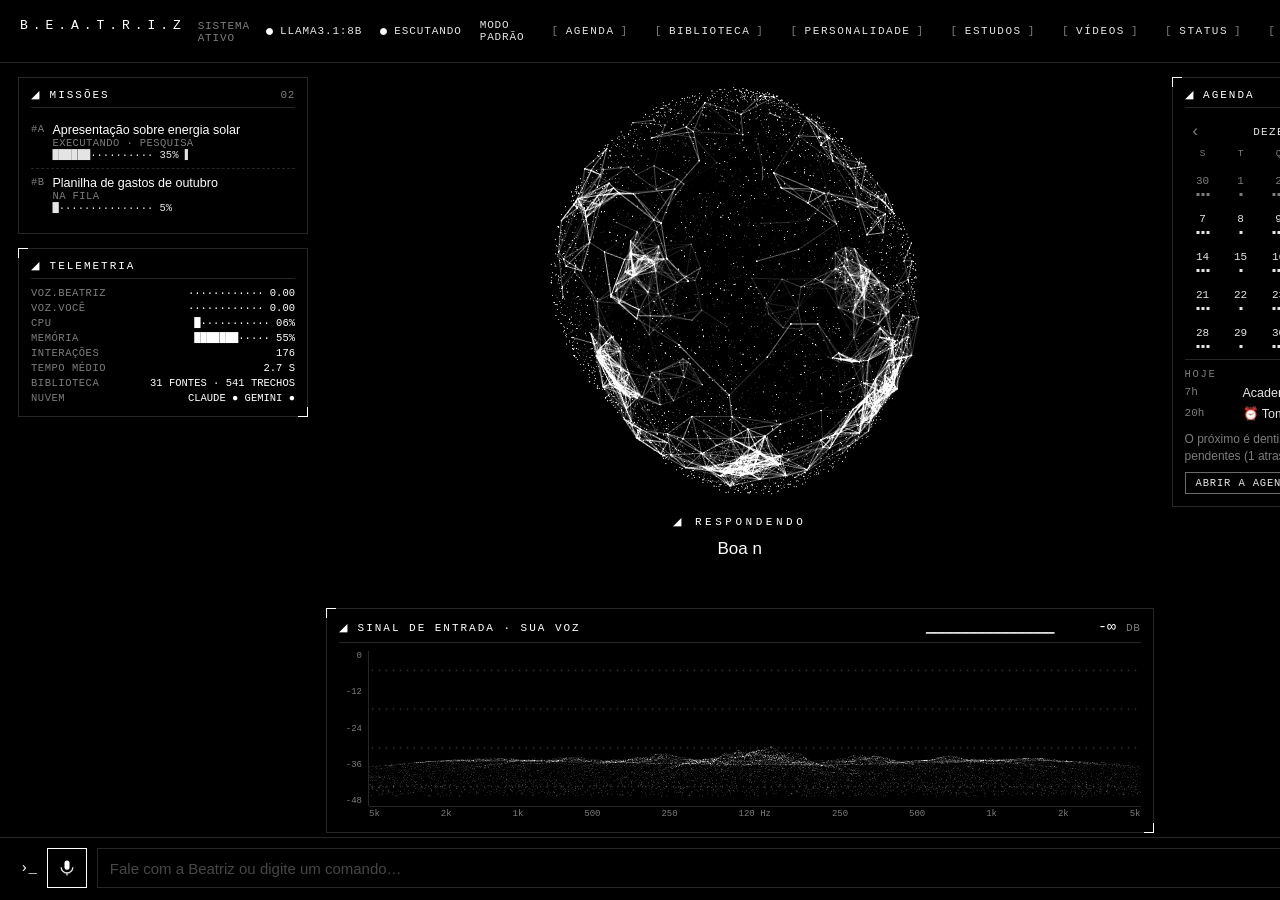
<file: interface_web/index.html>
<!doctype html>
<html lang="pt-BR">
<head>
<meta charset="utf-8">
<meta name="viewport" content="width=device-width, initial-scale=1">
<title>Beatriz</title>
<link rel="stylesheet" href="estilo.css">
<script type="importmap">
{ "imports": { "three": "./vendor/three/build/three.module.min.js", "three/addons/": "./vendor/three/examples/jsm/" } }
</script>
</head>
<body data-estado="repouso">
<header class="topo">
  <div class="marca">
    <span class="nome">B.E.A.T.R.I.Z</span>
    <span class="sub" id="sub-marca">sistema iniciando…</span>
  </div>
  <div class="chips">
    <span class="chip" id="chip-llm"><i class="ponto"></i><span>LLM</span></span>
    <span class="chip" id="chip-escuta"><i class="ponto"></i><span>escuta</span></span>
    <span class="chip" id="chip-modo"><span>modo padrão</span></span>
  </div>
  <div class="acoes-topo">
    <button class="botao-sistema" id="btn-agenda">agenda</button>
    <button class="botao-sistema" id="btn-biblioteca">biblioteca</button>
    <button class="botao-sistema" id="btn-personalidade">personalidade</button>
    <button class="botao-sistema" id="btn-estudos">estudos</button>
    <button class="botao-sistema" id="btn-videos">vídeos</button>
    <button class="botao-sistema" id="btn-status">status</button>
    <button class="botao-sistema" id="btn-registro">registro</button>
    <div class="relogio"><span id="hora">--:--</span><span id="data"></span></div>
  </div>
</header>

<main class="palco">
  <div class="coluna-esquerda">
    <section class="quadro missoes" id="ceu" aria-label="Missões em andamento">
      <div class="titulo-quadro">◢ missões <span class="conta" id="missoes-conta"></span></div>
      <p class="ceu-vazio" id="ceu-vazio">Nenhuma missão em andamento.<br>Peça um documento, uma planilha ou uma pesquisa completa.</p>
      <ol class="lista-missoes" id="lista-missoes"></ol>
    </section>
    <section class="quadro telemetria" aria-label="Telemetria">
      <div class="titulo-quadro">◢ telemetria</div>
      <dl class="leituras">
        <dt>voz.beatriz</dt><dd id="tl-voz-dela" class="barrinha"></dd>
        <dt>voz.você</dt><dd id="tl-voz-minha" class="barrinha"></dd>
        <dt>cpu</dt><dd id="tl-cpu">--</dd>
        <dt>memória</dt><dd id="tl-ram">--</dd>
        <dt>interações</dt><dd id="tl-interacoes">--</dd>
        <dt>tempo médio</dt><dd id="tl-tempo">--</dd>
        <dt>biblioteca</dt><dd id="tl-biblioteca">--</dd>
        <dt>nuvem</dt><dd id="tl-nuvem">--</dd>
      </dl>
    </section>
  </div>

  <section class="centro">
    <div class="esfera" id="esfera" aria-hidden="true"></div>
    <!-- Imagem ou modelo 3D feito pelo Claude (criacao_visual.py): fica no lugar da esfera até fechar. -->
    <section class="quadro criacao" id="criacao" aria-label="Criação" hidden>
      <div class="titulo-quadro">
        <span>◢ <span id="criacao-formato">imagem</span> · <span id="criacao-nome" class="criacao-nome"></span></span>
        <span class="criacao-acoes">
          <span class="conta" id="criacao-ia"></span>
          <button class="pequeno" id="criacao-abrir">abrir o arquivo</button>
          <button class="pequeno" id="criacao-fechar" aria-label="Fechar e voltar à esfera">× esfera</button>
        </span>
      </div>
      <div class="criacao-palco" id="criacao-palco"></div>
      <div class="criacao-dica" id="criacao-dica"></div>
    </section>
    <div class="rotulo-estado"><span class="marca-estado">◢</span> <span id="rotulo-estado">em espera</span>
      <span class="criacao-andamento" id="criacao-andamento" hidden>· criando <span id="criacao-andamento-texto"></span></span></div>
    <div class="legendas" aria-live="polite">
      <p class="legenda voce" id="legenda-voce"></p>
      <p class="legenda beatriz" id="legenda-beatriz"></p>
    </div>
    <section class="quadro quadro-montanha" aria-label="Sua voz captada">
      <div class="titulo-quadro">◢ sinal de entrada · sua voz
        <span class="leitura"><span id="montanha-espectro" class="espectro"></span><b id="montanha-db">-∞</b> dB</span></div>
      <div class="grafico">
        <div class="eixo-y" aria-hidden="true"><span>0</span><span>-12</span><span>-24</span><span>-36</span><span>-48</span></div>
        <div class="area-montanha">
          <div class="montanha" id="montanha" aria-hidden="true"></div>
        </div>
        <div class="eixo-x" aria-hidden="true">
          <span>5k</span><span>2k</span><span>1k</span><span>500</span><span>250</span><span>120 Hz</span><span>250</span><span>500</span><span>1k</span><span>2k</span><span>5k</span>
        </div>
      </div>
    </section>
  </section>

  <section class="notificacoes" id="notificacoes" aria-live="polite"></section>

  <aside class="quadro lado-agenda" id="lado-agenda" aria-label="Agenda e calendário">
    <div class="titulo-quadro">◢ agenda</div>
    <div class="mini-cal-cab">
      <button class="seta" id="mc-anterior" aria-label="Mês anterior">‹</button>
      <span id="mc-titulo"></span>
      <button class="seta" id="mc-seguinte" aria-label="Próximo mês">›</button>
    </div>
    <div class="mini-cal" id="mini-cal" role="grid"></div>
    <div class="dia-tela">
      <div class="dia-tela-titulo" id="dt-titulo">hoje</div>
      <ul class="dia-tela-itens" id="dt-itens"></ul>
    </div>
    <p class="lado-agenda-rodape" id="lado-rodape"></p>
    <button class="pequeno" id="lado-abrir">abrir a agenda</button>
  </aside>
</main>

<aside class="registro" id="registro" aria-label="Registro da conversa">
  <div class="cabecalho-janela">◢ registro<button class="fechar" data-fechar="registro" aria-label="Fechar">×</button></div>
  <div class="atalhos" id="atalhos"></div>
  <div class="mensagens" id="mensagens"></div>
</aside>

<div class="fundo-modal" id="fundo-status" hidden>
  <div class="janela-sistema janela-status" id="janela-status" role="dialog" aria-label="Status da Beatriz">
    <div class="cabecalho-janela">◢ status<button class="fechar" data-fechar="status" aria-label="Fechar">×</button></div>
    <div id="conteudo-status"></div>
  </div>
</div>

<div class="fundo-modal" id="fundo-agenda" hidden>
  <div class="janela-sistema janela-agenda" id="janela-agenda" role="dialog" aria-label="Agenda">
    <div class="cabecalho-janela">◢ agenda<button class="fechar" data-fechar="agenda" aria-label="Fechar">×</button></div>
    <div class="agenda-topo">
      <div class="agenda-nav">
        <button class="pequeno aba-agenda ativo" data-vista="semana">semana</button>
        <button class="pequeno aba-agenda" data-vista="mes">mês</button>
        <span class="agenda-nav-espaco"></span>
        <button class="pequeno" id="ag-anterior" aria-label="Anterior">‹</button>
        <button class="pequeno" id="ag-hoje">esta semana</button>
        <button class="pequeno" id="ag-proxima" aria-label="Seguinte">›</button>
        <span id="ag-titulo"></span>
      </div>
      <p class="agenda-proximo" id="ag-proximo"></p>
    </div>
    <div class="agenda-corpo">
      <div class="agenda-semana" id="ag-semana"></div>
      <div class="agenda-mes" id="ag-mes" hidden></div>
      <aside class="agenda-lado">
        <div class="agenda-secao">TAREFAS</div>
        <ul class="agenda-tarefas" id="ag-tarefas"></ul>
        <input id="ag-nova-tarefa" placeholder="Nova tarefa… ex.: pagar boleto até sexta" autocomplete="off">
        <div class="agenda-secao">ROTINA</div>
        <p class="agenda-rotina" id="ag-rotina"></p>
      </aside>
    </div>
    <input id="ag-pedido" class="agenda-pedido" autocomplete="off"
           placeholder="Marcar ou perguntar… ex.: dentista amanhã às 14h · academia toda segunda às 7h · estou livre sexta à tarde?">
    <p class="agenda-resposta" id="ag-resposta" aria-live="polite"></p>
  </div>
</div>

<!-- Biblioteca: o que é fonte (a Beatriz lê), o que é só arquivo e o que chegou. Arraste arquivos para uma pasta ou área. -->
<div class="fundo-modal" id="fundo-biblioteca" hidden>
  <div class="janela-sistema janela-biblioteca" id="janela-biblioteca" role="dialog" aria-label="Biblioteca">
    <div class="cabecalho-janela">◢ biblioteca<button class="fechar" data-fechar="biblioteca" aria-label="Fechar">×</button></div>
    <div class="biblio-barra">
      <input id="bb-busca" placeholder="Buscar pelo nome (não precisa ser exato)…" autocomplete="off" aria-label="Buscar arquivo">
      <button class="pequeno" id="bb-adicionar">+ adicionar arquivos</button>
      <button class="pequeno" id="bb-nova-pasta">+ nova pasta</button>
      <button class="pequeno biblio-filtro" id="bb-repetidos" hidden title="Arquivos com o mesmo conteúdo em mais de um lugar">≡ repetidos</button>
      <span class="biblio-resumo" id="bb-resumo"></span>
    </div>
    <div class="biblio-corpo">
      <ul class="biblio-arvore" id="bb-arvore" aria-label="Áreas e pastas"></ul>
      <div class="biblio-arquivos">
        <div class="biblio-titulo">
          <span id="bb-titulo"></span><span class="biblio-explica" id="bb-explica"></span>
          <button class="pequeno" id="bb-apagar-pasta" hidden>apagar pasta vazia</button>
        </div>
        <div class="biblio-selecao" id="bb-selecao" hidden>
          <span id="bb-marcados"></span>
          <button class="pequeno fonte" id="bb-lote-fonte" title="A Beatriz passa a ler (cada um vai para a pasta do mesmo assunto)">virar fonte</button>
          <button class="pequeno" id="bb-lote-arquivo" title="Ficam guardados e ela acha pelo nome, mas não lê">só arquivo</button>
          <select id="bb-lote-mover" title="Mover os marcados para uma pasta"></select>
          <button class="pequeno perigo" id="bb-lote-apagar">apagar</button>
          <button class="pequeno" id="bb-lote-limpar">desmarcar</button>
        </div>
        <div class="biblio-rolagem">
          <table class="biblio-tabela">
            <colgroup><col class="c-marca"><col><col class="c-tamanho"><col class="c-data"><col class="c-estado"><col class="c-acoes"></colgroup>
            <thead><tr><th><input type="checkbox" id="bb-todos" aria-label="Marcar todos" title="Marcar todos"></th><th>Nome</th><th>Tamanho</th><th>Modificado</th><th>Situação</th><th></th></tr></thead>
            <tbody id="bb-linhas"></tbody>
          </table>
        </div>
        <p class="biblio-dica"><b>Fonte</b>: a Beatriz lê e usa nas respostas. <b>Só arquivo</b>: fica guardado e ela acha pelo nome (“abre o PDF de…”), mas não lê.
          Arraste para uma pasta, ou para FONTES / SÓ ARQUIVOS (fica na pasta do mesmo assunto). Marque vários para mexer de uma vez.</p>
      </div>
    </div>
    <p class="agenda-resposta" id="bb-resposta" aria-live="polite"></p>
  </div>
</div>

<!-- Personalidade: quem ela é, os exemplos de conversa e as frases prontas, para mudar sem mexer no código. -->
<div class="fundo-modal" id="fundo-personalidade" hidden>
  <div class="janela-sistema janela-personalidade" id="janela-personalidade" role="dialog" aria-label="Personalidade">
    <div class="cabecalho-janela">◢ personalidade
      <button class="ampliar" id="ps-ampliar" title="Ocupar a tela inteira (Ctrl+E)">ampliar</button>
      <button class="fechar" data-fechar="personalidade" aria-label="Fechar">×</button>
    </div>
    <div class="ps-barra">
      <button class="pequeno aba-ps ativo" data-aba="texto">quem ela é</button>
      <button class="pequeno aba-ps" data-aba="exemplos">exemplos de conversa</button>
      <button class="pequeno aba-ps" data-aba="frases">frases prontas</button>
      <button class="pequeno aba-ps" data-aba="camadas" id="ps-aba-camadas">camadas</button>
      <span class="ps-espaco"></span>
      <span class="ps-estado" id="ps-estado"></span>
    </div>
    <div class="ps-corpo">
      <div class="ps-editor">
        <section class="ps-aba" data-aba="texto">
          <p class="ps-explica">O prompt de sistema: vale para toda resposta da IA, no PC e na nuvem (Claude e Gemini).
            Escreva como se falasse com ela: quem ela é, como age em cada situação, o que fazer e o que não fazer.</p>
          <textarea id="ps-texto" spellcheck="true" aria-label="Quem ela é"></textarea>
        </section>
        <section class="ps-aba" data-aba="exemplos" hidden>
          <p class="ps-explica">Uma conversa por linha, no formato <b>Pessoa: … Beatriz: …</b>. Na conversa por voz, a IA
            copia o jeito desses exemplos (não as frases): eles pesam muito no tom.</p>
          <textarea id="ps-exemplos" spellcheck="true" aria-label="Exemplos de conversa"></textarea>
        </section>
        <section class="ps-aba" data-aba="frases" hidden>
          <p class="ps-explica">As falas que não passam pela IA. Uma por linha: ela sorteia e não repete a última.
            Os campos entre chaves, como <b>{periodo}</b>, são trocados na hora.</p>
          <div class="ps-frases" id="ps-frases"></div>
        </section>
        <section class="ps-aba" data-aba="camadas" hidden>
          <p class="ps-explica">O que ela aprende convivendo com você: os seus pedidos diretos (<b>me chama de…</b>, <b>fala mais curto</b>)
            e o que a IA do PC percebe nas conversas. Valem na hora, por cima do texto, sem precisar salvar. Para a nuvem vão só
            as de <b>como falar</b>; hábitos, gostos e piadas ficam no PC.</p>
          <div class="cm-barra">
            <label class="cm-chave"><input type="checkbox" id="cm-aprender"> aprender sozinha durante as conversas</label>
            <button class="pequeno" id="cm-aprender-agora" title="Lê as últimas conversas agora, pela IA do PC">aprender agora</button>
            <span class="ps-espaco"></span>
            <span class="cm-resumo" id="cm-resumo"></span>
          </div>
          <div class="cm-nova">
            <select id="cm-tipo" aria-label="Tipo da camada"></select>
            <input id="cm-texto" placeholder="Nova camada… ex.: Quando eu disser que estou cansado, sugira uma pausa curta." autocomplete="off" aria-label="Nova camada">
            <button class="pequeno" id="cm-adicionar">+ adicionar</button>
          </div>
          <ul class="cm-lista" id="cm-lista"></ul>
        </section>
        <p class="ps-contagem" id="ps-contagem"></p>
      </div>
      <aside class="ps-lado">
        <div class="agenda-secao">TESTAR</div>
        <p class="ps-dica">Mande uma frase e veja como ela responde com o texto e os exemplos da tela, mesmo sem salvar
          (pela IA local, como na conversa por voz).</p>
        <input id="ps-pergunta" placeholder="ex.: vou arrumar minhas pastas antes de estudar" autocomplete="off" aria-label="Frase para testar">
        <button class="pequeno" id="ps-testar">testar</button>
        <div class="ps-resposta" id="ps-resposta" aria-live="polite"></div>
        <div class="agenda-secao">VERSÕES</div>
        <p class="ps-dica" id="ps-versao"></p>
        <button class="pequeno" id="ps-anterior">recuperar a versão anterior</button>
        <button class="pequeno perigo" id="ps-padrao">voltar ao padrão</button>
      </aside>
    </div>
    <div class="ps-acoes">
      <button class="pequeno principal" id="ps-salvar" title="Ctrl+S">salvar</button>
      <button class="pequeno" id="ps-desfazer">desfazer alterações</button>
      <span class="agenda-resposta" id="ps-mensagem" aria-live="polite"></span>
    </div>
  </div>
</div>

<div class="fundo-modal" id="fundo-estudos" hidden>
  <div class="janela-sistema janela-estudos" id="janela-estudos" role="dialog" aria-label="Estudos">
    <div class="cabecalho-janela">◢ estudos: como saem os resumos, as fichas e as peças
      <button class="fechar" data-fechar="estudos" aria-label="Fechar">×</button>
    </div>
    <div class="ps-barra">
      <button class="pequeno aba-es ativo" data-aba="jeito">jeito do resumo</button>
      <button class="pequeno aba-es" data-aba="fotos">fotos de exemplo</button>
      <button class="pequeno aba-es" data-aba="pecas">peças processuais</button>
      <span class="ps-espaco"></span>
      <span class="ps-estado" id="es-estado"></span>
    </div>
    <div class="es-corpo">
      <div class="es-editor">
        <section class="es-aba" data-aba="jeito">
          <p class="ps-explica">Vale para as próximas fichas, resumos da matéria e aulas. O que você disser no pedido
            (<b>em Word</b>, <b>com 20 flashcards</b>, <b>pelo Gemini</b>) vale mais que o daqui.</p>
          <div class="es-grade" id="es-opcoes"></div>
          <div class="es-linha">
            <span class="es-rotulo">o que entra</span>
            <div class="es-partes" id="es-partes"></div>
          </div>
          <div class="es-linha">
            <span class="es-rotulo">instruções</span>
            <textarea id="es-instrucoes" rows="3" spellcheck="true" aria-label="Instruções livres"
              placeholder="ex.: sempre com um esquema no começo de cada tópico; nada de latim sem traduzir"></textarea>
          </div>
        </section>
        <section class="es-aba" data-aba="fotos" hidden>
          <p class="ps-explica">Fotos de resumos de que você gosta (do caderno, de um livro, de uma tela). A IA olha o
            <b>estilo</b> (organização, tamanho das frases, caixas, cores) e monta um guia que entra nas próximas fichas.
            As fotos vão <b>só para o Claude</b>, nunca para o Gemini; sem ele, o modelo de visão do PC olha.</p>
          <div class="es-fotos" id="es-fotos"></div>
          <div class="es-botoes">
            <button class="pequeno" id="es-foto-adicionar">+ adicionar fotos</button>
            <button class="pequeno principal" id="es-guia-montar">montar o guia com o Claude</button>
            <span class="cm-resumo" id="es-fotos-conta"></span>
          </div>
          <div class="es-linha es-guia">
            <span class="es-rotulo">guia de estilo</span>
            <textarea id="es-guia" rows="9" spellcheck="true" aria-label="Guia de estilo"
              placeholder="Monte o guia a partir das fotos, ou escreva aqui como você quer os resumos."></textarea>
            <div class="es-botoes">
              <label class="cm-chave"><input type="checkbox" id="es-usar-guia"> usar o guia nos próximos resumos</label>
              <span class="es-cores-guia" id="es-cores-guia"></span>
              <span class="ps-espaco"></span>
              <span class="cm-resumo" id="es-guia-quem"></span>
            </div>
          </div>
        </section>
        <section class="es-aba" data-aba="pecas" hidden>
          <p class="ps-explica">Para pedir: <b>faz uma petição inicial de…</b>, <b>redige uma contestação…</b>, <b>faz a peça desse
            caso</b> (logo depois de mandar a foto ou o PDF do caso). Os fatos vão para o Claude (o Gemini fica de reserva); os
            artigos citados são conferidos no vade-mécum do PC.</p>
          <div class="es-grade" id="es-pecas"></div>
          <div class="es-linha">
            <span class="es-rotulo">advogado</span>
            <div class="es-campos">
              <input id="es-advogado" placeholder="nome (vazio: “Advogado…”)" autocomplete="off" aria-label="Nome do advogado">
              <input id="es-oab" placeholder="OAB/UF nº" autocomplete="off" aria-label="Número da OAB">
              <input id="es-cidade" placeholder="cidade (vazio: “Local…”)" autocomplete="off" aria-label="Cidade">
            </div>
          </div>
          <div class="es-linha">
            <span class="es-rotulo">instruções</span>
            <textarea id="es-pecas-instrucoes" rows="3" spellcheck="true" aria-label="Instruções das peças"
              placeholder="ex.: pedidos sempre em alíneas; citar a doutrina só quando ajudar"></textarea>
          </div>
          <div class="es-nova-peca">
            <div class="agenda-secao">NOVA PEÇA</div>
            <div class="es-campos">
              <select id="es-peca-tipo" aria-label="Tipo de peça"></select>
              <button class="pequeno" id="es-peca-arquivos" title="A foto ou o PDF do caso (enunciado, documentos)">+ arquivos do caso</button>
              <span class="cm-resumo" id="es-peca-arquivos-nomes"></span>
            </div>
            <textarea id="es-peca-fatos" rows="5" spellcheck="true" aria-label="Fatos do caso"
              placeholder="Os fatos do caso: quem é quem, o que aconteceu, datas, valores e o que se quer pedir."></textarea>
            <div class="es-botoes"><button class="pequeno principal" id="es-peca-redigir">redigir a peça</button></div>
          </div>
        </section>
      </div>
      <aside class="es-lado">
        <div class="agenda-secao">PRÉVIA</div>
        <div class="es-folha" id="es-folha" aria-hidden="true"></div>
        <p class="ps-dica" id="es-folha-legenda"></p>
      </aside>
    </div>
    <div class="ps-acoes">
      <button class="pequeno principal" id="es-salvar" title="Ctrl+S">salvar</button>
      <button class="pequeno" id="es-desfazer">desfazer alterações</button>
      <button class="pequeno perigo" id="es-padrao">voltar ao padrão</button>
      <span class="agenda-resposta" id="es-mensagem" aria-live="polite"></span>
    </div>
  </div>
</div>

<!-- Vídeos: o seu estilo (estilo_video.py) para os vídeos animados pelo Claude e para a edição dos seus vídeos, os exemplos
     e um vídeo novo. O componente (estilo_video.js) é o mesmo da tela Estúdio do app do celular, com os mesmos ids. -->
<div class="fundo-modal" id="fundo-videos" hidden>
  <div class="janela-sistema janela-estudos janela-videos" id="janela-videos" role="dialog" aria-label="Vídeos">
    <div class="cabecalho-janela">◢ vídeos: o seu estilo, os exemplos e um vídeo novo
      <button class="fechar" data-fechar="videos" aria-label="Fechar">×</button>
    </div>
    <div class="ps-barra">
      <button class="pequeno aba-vd ativo" data-aba="estilo">meu estilo</button>
      <button class="pequeno aba-vd" data-aba="meus">meus vídeos</button>
      <button class="pequeno aba-vd" data-aba="exemplos">exemplos</button>
      <button class="pequeno aba-vd" data-aba="novo">vídeo novo</button>
      <span class="ps-espaco"></span>
      <span class="ps-estado" id="vd-estado"></span>
    </div>
    <div class="es-corpo">
      <div class="es-editor">
        <section class="vd-aba" data-aba="estilo">
          <p class="ps-explica">Vale para os próximos vídeos (<b>faz um vídeo sobre…</b>). O que você disser no pedido
            (<b>em pé</b>, <b>sem narração</b>, <b>de 30 segundos</b>) vale mais que o daqui.</p>
          <div class="es-grade" id="vd-opcoes"></div>
          <div class="es-linha">
            <span class="es-rotulo">abertura e fim</span>
            <div class="es-campos">
              <label class="cm-chave"><input type="checkbox" id="vd-abertura"> tela de abertura com o título</label>
              <input id="vd-assinatura" maxlength="60" placeholder="assinatura no fim (ex.: @seuperfil); vazio: sem" autocomplete="off"
                aria-label="Assinatura no fim do vídeo">
            </div>
          </div>
          <div class="es-linha">
            <span class="es-rotulo">instruções</span>
            <textarea id="vd-instrucoes" rows="3" spellcheck="true" aria-label="Instruções livres"
              placeholder="ex.: sempre termine com uma pergunta para o público; nada de emojis; ilustrações em estilo isométrico"></textarea>
          </div>
        </section>
        <section class="vd-aba" data-aba="meus" hidden>
          <p class="ps-explica">Para os vídeos que você grava: diga <b>edita esse vídeo no meu estilo</b> logo depois de mandá-lo
            (pelo WhatsApp, pelo app ou anexando aqui), ou <b>põe o vídeo da viagem no meu estilo com o título “Férias”</b>. O filtro
            é do FilmCraft; as legendas são do que foi falado (o Whisper ouve no PC), na sua letra e nas suas cores.</p>
          <div class="es-grade" id="vd-edicao"></div>
          <div class="es-linha">
            <span class="es-rotulo">legendas</span>
            <label class="cm-chave"><input type="checkbox" id="vd-edicao-legendas"> legendar o que for falado no vídeo</label>
          </div>
        </section>
        <section class="vd-aba" data-aba="exemplos" hidden>
          <p class="ps-explica">Prints e vídeos de que você gosta (de cada vídeo ficam 3 quadros). A IA olha o <b>estilo</b>
            (cores, ilustração, texto na tela, ritmo) e monta um guia que entra nos próximos vídeos. Vão <b>só para o Claude</b>;
            sem ele, o modelo de visão do PC olha.</p>
          <div class="es-fotos" id="vd-exemplos"></div>
          <div class="es-botoes">
            <button class="pequeno" id="vd-exemplo-adicionar">+ prints ou vídeos</button>
            <button class="pequeno principal" id="vd-guia-montar">montar o guia com o Claude</button>
            <span class="cm-resumo" id="vd-exemplos-conta"></span>
          </div>
          <div class="es-linha es-guia">
            <span class="es-rotulo">guia de estilo</span>
            <textarea id="vd-guia" rows="8" spellcheck="true" aria-label="Guia de estilo dos vídeos"
              placeholder="Monte o guia a partir dos exemplos, ou escreva aqui como você quer os vídeos."></textarea>
            <div class="es-botoes">
              <label class="cm-chave"><input type="checkbox" id="vd-usar-guia"> usar o guia nos próximos vídeos</label>
              <span class="es-cores-guia" id="vd-cores-guia"></span>
              <span class="ps-espaco"></span>
              <span class="cm-resumo" id="vd-guia-quem"></span>
            </div>
          </div>
        </section>
        <section class="vd-aba" data-aba="novo" hidden>
          <p class="ps-explica">O Claude escreve o roteiro e desenha as cenas no seu estilo (o Gemini fica de reserva); o PC narra,
            monta e grava o MP4. Ele aparece no centro do painel, no lugar da esfera, e fica em documentos gerados.</p>
          <div class="es-linha">
            <span class="es-rotulo">sobre o quê</span>
            <textarea id="vd-assunto" rows="3" spellcheck="true" aria-label="Assunto do vídeo"
              placeholder="ex.: como funciona a fotossíntese, para alunos do ensino médio"></textarea>
          </div>
          <div class="es-linha">
            <span class="es-rotulo">só neste</span>
            <div class="es-opcoes" id="vd-novo-formato"></div>
            <label class="cm-chave"><input type="checkbox" id="vd-novo-sem-narracao"> sem narração</label>
          </div>
          <div class="es-botoes">
            <button class="pequeno principal" id="vd-criar">fazer o vídeo</button>
            <button class="pequeno" id="vd-refazer" title="O mesmo roteiro, montado de novo com o estilo salvo (sem o Claude)">refazer o
              último vídeo com o estilo salvo</button>
          </div>
        </section>
      </div>
      <aside class="es-lado">
        <div class="agenda-secao">PRÉVIA</div>
        <div class="vd-previa" id="vd-previa"><canvas id="vd-canvas" aria-hidden="true"></canvas></div>
        <p class="ps-dica" id="vd-previa-legenda"></p>
      </aside>
    </div>
    <div class="ps-acoes">
      <button class="pequeno principal" id="vd-salvar" title="Ctrl+S">salvar</button>
      <button class="pequeno" id="vd-desfazer">desfazer alterações</button>
      <button class="pequeno perigo" id="vd-padrao">voltar ao padrão</button>
      <span class="agenda-resposta" id="vd-mensagem" aria-live="polite"></span>
    </div>
  </div>
</div>

<footer class="comando">
  <span class="prompt" aria-hidden="true">›_</span>
  <button class="mic ativo" id="btn-mic" title="Microfone ligado (clique para pausar)" aria-label="Microfone">
    <svg viewBox="0 0 24 24" aria-hidden="true"><rect x="9" y="3" width="6" height="11" rx="3"/><path d="M5 11a7 7 0 0 0 14 0M12 18v3" fill="none"/></svg>
  </button>
  <input id="entrada" placeholder="Fale com a Beatriz ou digite um comando…" autocomplete="off" spellcheck="true">
  <button class="icone" id="btn-anexar" title="Anexar arquivos à biblioteca" aria-label="Anexar arquivos">
    <svg viewBox="0 0 24 24" aria-hidden="true"><path d="M20 11.5 12.5 19a5 5 0 0 1-7-7l8-8a3.3 3.3 0 0 1 4.7 4.7l-8 8a1.7 1.7 0 0 1-2.4-2.4l7.3-7.3" fill="none"/></svg>
  </button>
  <button class="enviar" id="btn-enviar">enviar</button>
</footer>

<script src="app.js"></script>
<script src="estudos.js"></script>
<script src="estilo_video.js"></script>
<script type="module" src="painel_visual.js"></script>
</body>
</html>
</file>
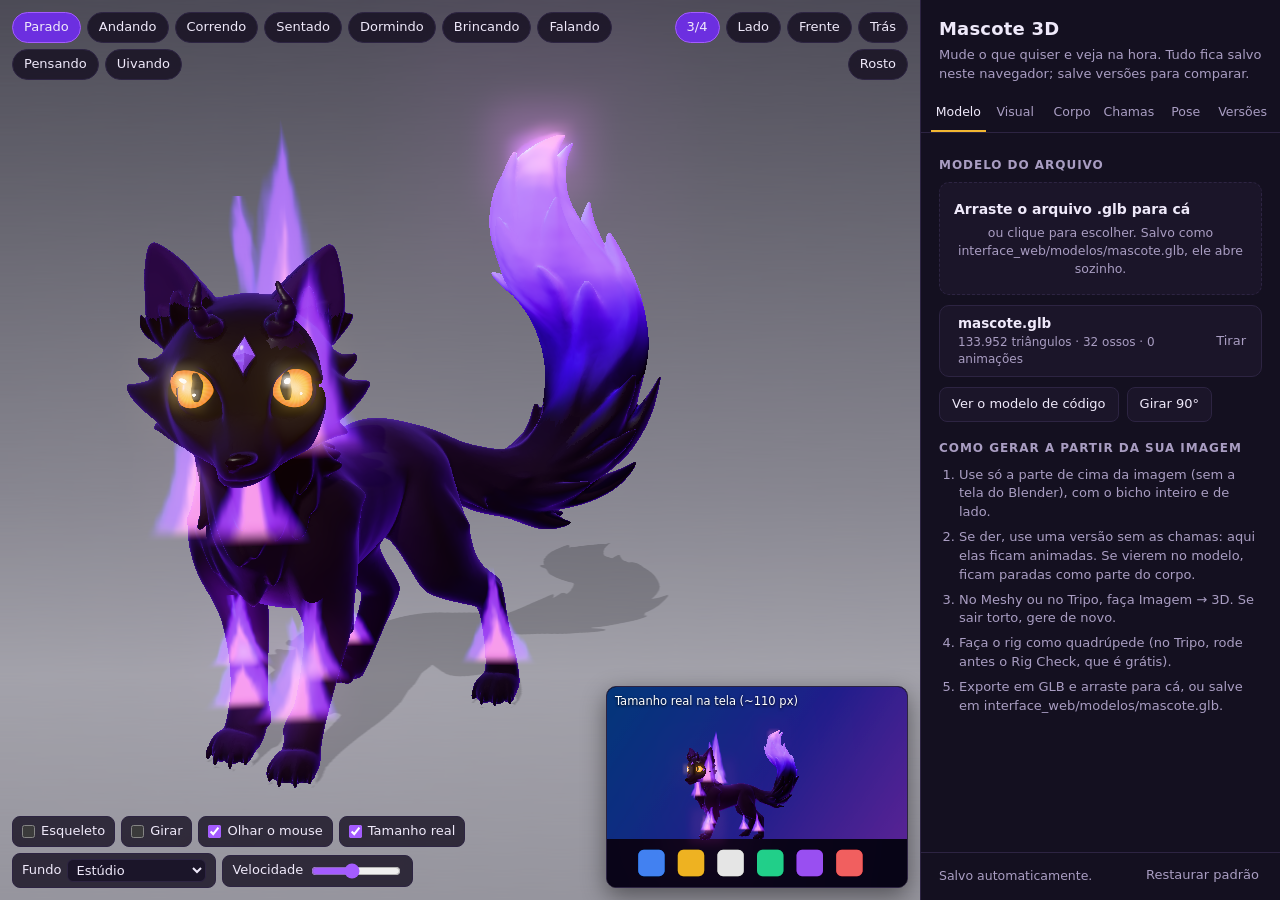
<file: interface_web/laboratorio_mascote.html>
<!doctype html>
<html lang="pt-BR">
<head>
<meta charset="utf-8">
<meta name="viewport" content="width=device-width, initial-scale=1">
<title>Laboratório da mascote</title>
<link rel="icon" href="../assets/beatriz_icone_256.png">
<link rel="stylesheet" href="laboratorio_mascote.css">
<!-- Three.js 0.170.0, cópia local (interface_web/vendor/three, só os arquivos usados). -->
<script type="importmap">
{
  "imports": {
    "three": "./vendor/three/build/three.module.min.js",
    "three/addons/": "./vendor/three/examples/jsm/"
  }
}
</script>
</head>
<body>
<main class="lab">
  <section class="palco" id="palco">
    <canvas id="tela" aria-label="Mascote em 3D. Arraste para girar, role para aproximar."></canvas>
    <div class="barra-topo">
      <div class="chips" id="modos" role="group" aria-label="Animação"></div>
      <div class="chips" id="cameras" role="group" aria-label="Câmera"></div>
    </div>
    <div class="barra-baixo">
      <label class="chave"><input type="checkbox" id="ver-esqueleto"> Esqueleto</label>
      <label class="chave"><input type="checkbox" id="girar"> Girar</label>
      <label class="chave"><input type="checkbox" id="olhar-mouse" checked> Olhar o mouse</label>
      <label class="chave"><input type="checkbox" id="ver-mini" checked> Tamanho real</label>
      <label class="chave">Fundo
        <select id="fundo">
          <option value="estudio">Estúdio</option>
          <option value="escuro">Escuro</option>
          <option value="area">Área de trabalho</option>
        </select>
      </label>
      <label class="chave velocidade">Velocidade <input type="range" id="velocidade" min="0.2" max="2" step="0.05" value="1"></label>
    </div>
    <figure class="miniatura" id="miniatura">
      <canvas id="tela-mini" width="300" height="200"></canvas>
      <figcaption>Tamanho real na tela (~110 px)</figcaption>
    </figure>
    <div class="carregando" id="carregando">Montando a mascote…</div>
  </section>

  <aside class="painel">
    <header class="cabecalho">
      <h1>Mascote 3D</h1>
      <p>Mude o que quiser e veja na hora. Tudo fica salvo neste navegador; salve versões para comparar.</p>
    </header>
    <nav class="abas" id="abas" role="tablist"></nav>
    <div class="conteudo" id="conteudo"></div>
    <footer class="rodape">
      <span id="status" role="status">Salvo automaticamente.</span>
      <button type="button" class="botao discreto" id="restaurar">Restaurar padrão</button>
    </footer>
  </aside>
</main>
<script>
  // Se o módulo não carregar (arquivo faltando, erro de código), avisa em vez de ficar em branco.
  addEventListener("error", (e) => {
    const aviso = document.getElementById("carregando");
    if (aviso && !window.mascoteLab) aviso.textContent = "Erro ao montar a mascote: " + (e.message || e.type);
  });
  setTimeout(() => {
    const aviso = document.getElementById("carregando");
    if (aviso && !window.mascoteLab) aviso.textContent = "Não consegui carregar o Three.js (interface_web/vendor/three).";
  }, 15000);
</script>
<script type="module" src="laboratorio_mascote.js"></script>
</body>
</html>
</file>
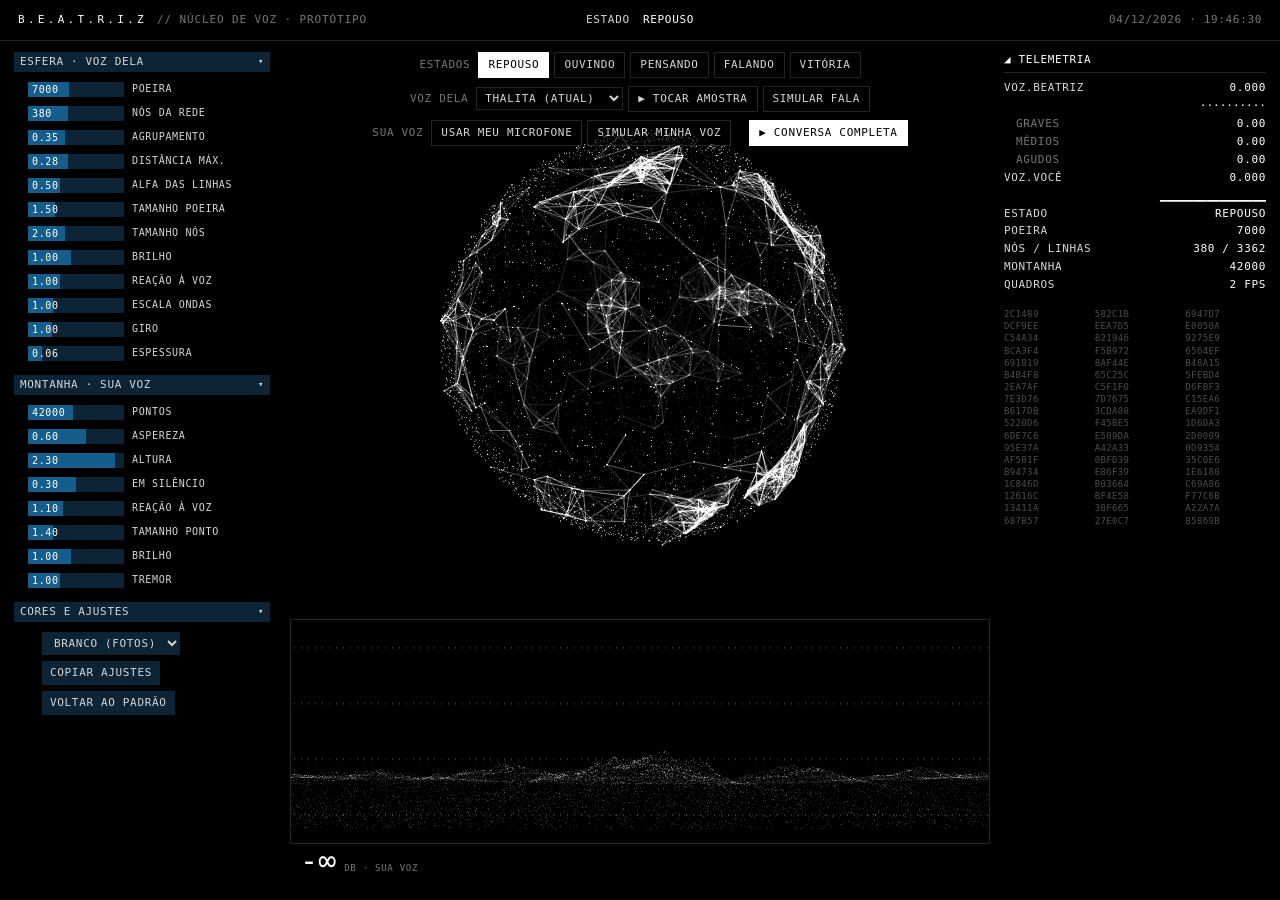
<file: interface_web/laboratorio_visual.html>
<!doctype html>
<html lang="pt-BR">
<head>
<meta charset="utf-8">
<meta name="viewport" content="width=device-width, initial-scale=1">
<title>Laboratório visual</title>
<link rel="stylesheet" href="laboratorio_visual.css">
<script type="importmap">
{ "imports": { "three": "./vendor/three/build/three.module.min.js" } }
</script>
</head>
<body>
<!-- Laboratório do visual novo (esfera em rede = voz da Beatriz; montanha de pontos = sua voz).
     Os ajustes ficam no navegador; "copiar ajustes" dá o JSON para levar ao painel e ao login. -->
<div id="montanha" class="montanha" aria-hidden="true"></div>
<div id="esfera" class="esfera" aria-hidden="true"></div>

<header class="hud-topo">
  <div class="marca">B.E.A.T.R.I.Z <span class="suave">// núcleo de voz · protótipo</span></div>
  <div class="estado-atual">estado <b id="rotulo-estado">repouso</b></div>
  <div id="relogio" class="suave"></div>
</header>

<aside class="controles" id="controles" aria-label="Ajustes"></aside>

<nav class="testes" aria-label="Testes">
  <div class="grupo">
    <span class="titulo">estados</span>
    <button data-estado="repouso" class="ativo">repouso</button>
    <button data-estado="ouvindo">ouvindo</button>
    <button data-estado="pensando">pensando</button>
    <button data-estado="falando">falando</button>
    <button data-estado="vitoria">vitória</button>
  </div>
  <div class="grupo">
    <span class="titulo">voz dela</span>
    <select id="amostra" aria-label="Amostra da voz">
      <option value="1_atual_thalita.mp3">thalita (atual)</option>
      <option value="5_siri_francisca_neutra.mp3">siri (francisca)</option>
      <option value="3_thalita_multilingual_mais_alegre.mp3">thalita alegre</option>
    </select>
    <button id="btn-amostra">▶ tocar amostra</button>
    <button id="btn-fala-dela">simular fala</button>
  </div>
  <div class="grupo">
    <span class="titulo">sua voz</span>
    <button id="btn-microfone">usar meu microfone</button>
    <button id="btn-minha-voz">simular minha voz</button>
  </div>
  <div class="grupo">
    <button id="btn-ciclo" class="forte">▶ conversa completa</button>
  </div>
</nav>

<aside class="telemetria" aria-label="Leituras">
  <div class="titulo">◢ telemetria</div>
  <table id="leituras"></table>
  <div class="colunas-hex" id="hex" aria-hidden="true"></div>
</aside>

<div class="medidor-grande" aria-hidden="true">
  <span id="db-voce">-∞</span><small>dB · sua voz</small>
</div>
<p class="aviso" id="aviso" aria-live="polite"></p>

<script type="module" src="laboratorio_visual.js"></script>
</body>
</html>
</file>
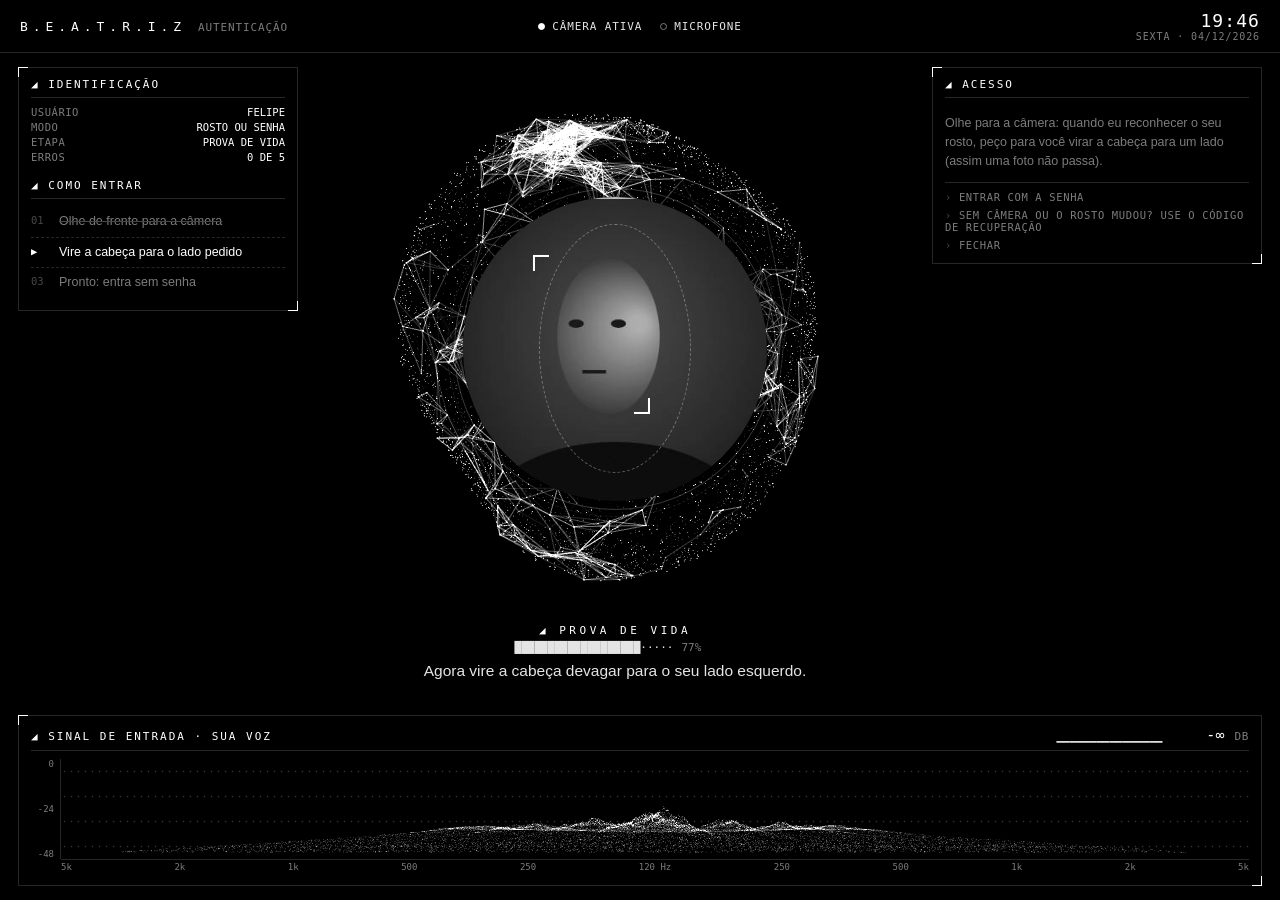
<file: interface_web/login.html>
<!doctype html>
<html lang="pt-BR">
<head>
<meta charset="utf-8">
<meta name="viewport" content="width=device-width, initial-scale=1">
<title>Beatriz — Entrar</title>
<link rel="stylesheet" href="estilo.css">
<link rel="stylesheet" href="login.css">
<script type="importmap">
{ "imports": { "three": "./vendor/three/build/three.module.min.js" } }
</script>
</head>
<body data-estado="repouso" class="pagina-login">
<!-- Login e cadastro (login_web.py): a esfera em rede com a câmera dentro, os campos à direita e a montanha da sua
     voz embaixo. O Python decide o que aparece (estado()); aqui só se desenha e se chama. -->
<header class="topo">
  <div class="marca">
    <span class="nome">B.E.A.T.R.I.Z</span>
    <span class="sub" id="sub">autenticação</span>
  </div>
  <div class="chips">
    <span class="chip"><i class="ponto" id="ponto-camera"></i><span id="chip-camera">câmera</span></span>
    <span class="chip"><i class="ponto" id="ponto-microfone"></i><span>microfone</span></span>
  </div>
  <div class="acoes-topo">
    <div class="relogio"><span id="hora">--:--</span><span id="data"></span></div>
  </div>
</header>

<main class="palco-login">
  <aside class="quadro identificacao" aria-label="Identificação">
    <div class="titulo-quadro">◢ identificação</div>
    <dl class="leituras">
      <dt>usuário</dt><dd id="id-usuario">--</dd>
      <dt>modo</dt><dd id="id-modo">--</dd>
      <dt>etapa</dt><dd id="id-etapa">--</dd>
      <dt>erros</dt><dd id="id-erros">--</dd>
    </dl>
    <div class="titulo-quadro titulo-passos"><span>◢ <span id="titulo-passos">como entrar</span></span></div>
    <ol class="passos" id="passos"></ol>
  </aside>

  <section class="centro-login">
    <div class="palco-esfera" id="palco-esfera">
      <div class="esfera" id="esfera" aria-hidden="true"></div>
      <div class="visor" id="visor" hidden>
        <div class="lente">
          <img id="camera" alt="Sua imagem na câmera">
          <div class="guia" aria-hidden="true"></div>
          <div class="caixa" id="caixa" hidden aria-hidden="true"></div>
          <div class="varredura" aria-hidden="true"></div>
        </div>
        <div class="anel" aria-hidden="true"></div>
      </div>
    </div>
    <div class="rotulo-estado"><span class="marca-estado">◢</span> <span id="rotulo">iniciando</span></div>
    <div class="progresso-login" aria-hidden="true"><span id="barra"></span><span id="porcento"></span></div>
    <p class="mensagem" id="mensagem" aria-live="polite"></p>
  </section>

  <aside class="quadro acesso" aria-label="Acesso">
    <div class="titulo-quadro"><span>◢ <span id="titulo-acesso">acesso</span></span></div>

    <form class="formulario" id="form-senha" hidden autocomplete="off">
      <label>usuário<input id="usuario" spellcheck="false"></label>
      <label>senha<input id="senha" type="password"></label>
      <button class="principal" type="submit">entrar</button>
    </form>

    <form class="formulario" id="form-codigo" hidden autocomplete="off">
      <label>código de recuperação<input id="codigo" placeholder="XXXXX-XXXXX-XXXXX-XXXXX" spellcheck="false"></label>
      <button class="secundario" type="submit">validar o código</button>
    </form>

    <form class="formulario" id="form-credenciais" hidden autocomplete="off">
      <label>usuário<input id="novo-usuario" spellcheck="false"></label>
      <label>senha (mínimo 8 caracteres)<input id="nova-senha" type="password"></label>
      <label>repita a senha<input id="nova-senha-2" type="password"></label>
      <button class="principal" type="submit">continuar</button>
    </form>

    <div class="formulario" id="area-codigo-novo" hidden>
      <div class="codigo-novo" id="codigo-novo"></div>
      <button class="secundario" id="btn-copiar" type="button">copiar o código</button>
      <label class="marcar"><input type="checkbox" id="guardei"> guardei o código em um lugar seguro</label>
      <button class="principal" id="btn-concluir" type="button" disabled>concluir</button>
    </div>

    <p class="dica" id="dica"></p>
    <nav class="links">
      <button class="link" id="link-senha" type="button" hidden>entrar com a senha</button>
      <button class="link" id="link-codigo" type="button" hidden>sem câmera ou o rosto mudou? use o código de recuperação</button>
      <button class="link" id="link-de-novo" type="button" hidden>tentar o rosto de novo</button>
      <button class="link" id="link-sem-rosto" type="button" hidden>cadastrar sem o rosto (só com a senha)</button>
      <button class="link" id="link-sair" type="button">fechar</button>
    </nav>
  </aside>
</main>

<footer class="rodape-login">
  <section class="quadro quadro-montanha" aria-label="Sua voz captada">
    <div class="titulo-quadro">◢ sinal de entrada · sua voz
      <span class="leitura"><span id="montanha-espectro" class="espectro"></span><b id="montanha-db">-∞</b> dB</span></div>
    <div class="grafico">
      <div class="eixo-y" aria-hidden="true"><span>0</span><span>-24</span><span>-48</span></div>
      <div class="area-montanha">
        <div class="montanha" id="montanha" aria-hidden="true"></div>
      </div>
      <div class="eixo-x" aria-hidden="true">
        <span>5k</span><span>2k</span><span>1k</span><span>500</span><span>250</span><span>120 Hz</span><span>250</span><span>500</span><span>1k</span><span>2k</span><span>5k</span>
      </div>
    </div>
  </section>
</footer>

<script src="login.js"></script>
<script type="module" src="painel_visual.js"></script>
</body>
</html>
</file>
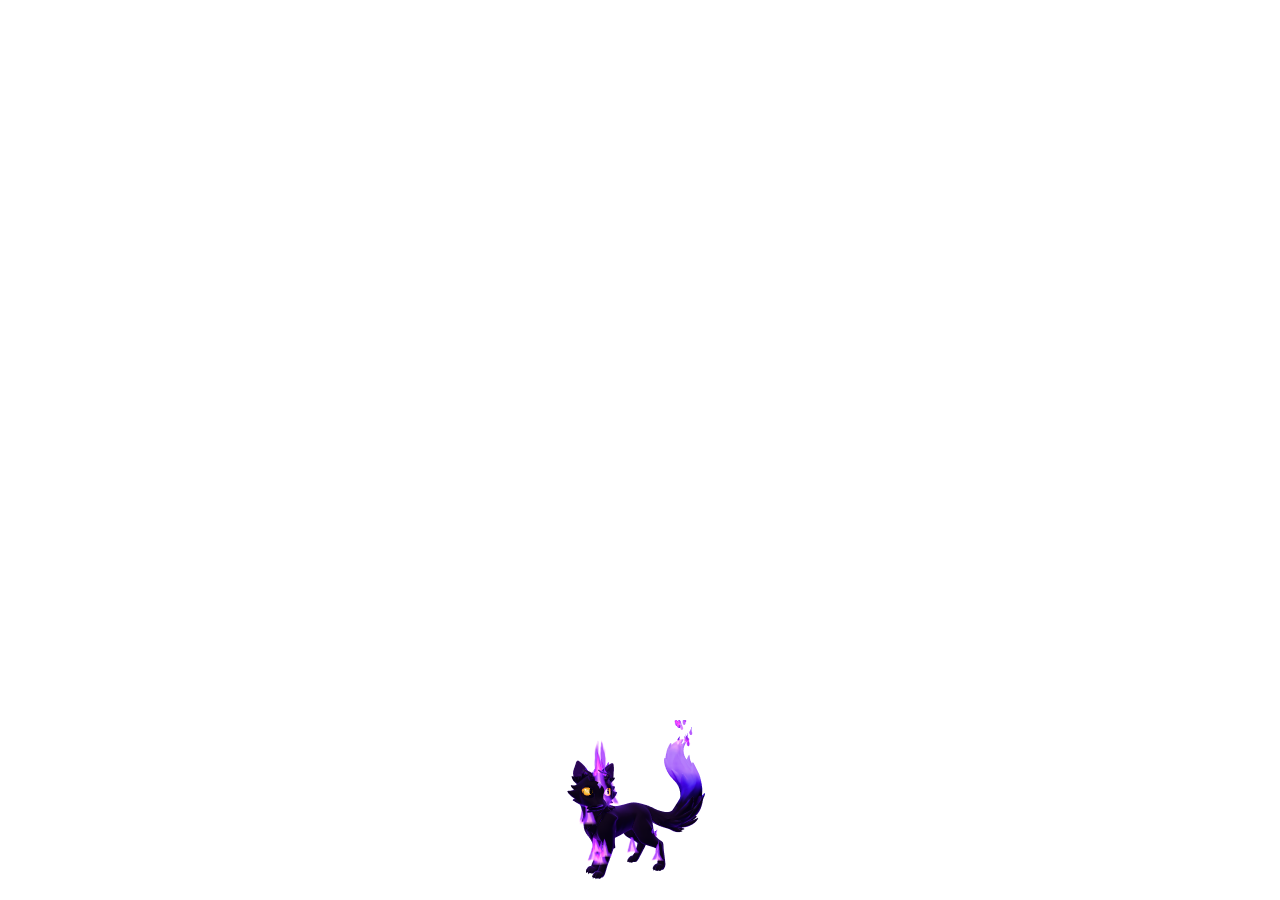
<file: interface_web/mascote.html>
<!doctype html>
<html lang="pt-BR">
<head>
<meta charset="utf-8">
<title>Beatriz</title>
<link rel="stylesheet" href="mascote.css">
<!-- Three.js 0.170.0, cópia local (interface_web/vendor/three). -->
<script type="importmap">
{ "imports": { "three": "./vendor/three/build/three.module.min.js", "three/addons/": "./vendor/three/examples/jsm/" } }
</script>
<style>
  /* O fundo fica transparente pela cor-chave da janela: nada aqui pode ser semitransparente
     por cima do fundo, senão aparece uma mancha escura. */
  html, body { margin: 0; height: 100%; background: transparent; overflow: hidden; user-select: none;
               font-family: "Segoe UI Variable Text", "Segoe UI", sans-serif; }
  .palco { position: absolute; inset: 0; display: flex; flex-direction: column; align-items: center; justify-content: flex-end; }
  .mascote { width: 118px; aspect-ratio: 400 / 440; cursor: pointer; margin-bottom: 2px; }
  .mascote .aura, .mascote .sombra { display: none; }
  .balao {
    position: absolute; left: 8px; right: 8px; bottom: 138px;
    background: #120A22; color: #EAF6FF; border: 1.5px solid #3FA9FF; border-radius: 10px;
    padding: 8px 10px; font-size: 12.5px; line-height: 1.4;
    opacity: 0; transform: translateY(6px); transition: opacity .25s, transform .25s; pointer-events: none;
  }
  .balao.visivel { opacity: 1; transform: none; pointer-events: auto; }
  .balao::after {
    content: ""; position: absolute; bottom: -7px; left: 50%; width: 11px; height: 11px; background: #120A22;
    border-right: 1.5px solid #3FA9FF; border-bottom: 1.5px solid #3FA9FF; transform: translateX(-50%) rotate(45deg);
  }
  .botoes { display: flex; gap: 6px; margin-top: 7px; }
  .botoes[hidden] { display: none; }
  .botoes button { flex: 1; font: inherit; font-size: 12px; padding: 4px 0; border-radius: 6px; cursor: pointer;
                   background: #2A1A45; color: #EAF6FF; border: 1px solid #5A4285; }
  .botoes button.sim { background: #F2B732; color: #1C1030; border-color: #F2B732; font-weight: 600; }
  .zzz { position: absolute; bottom: 118px; left: 58%; color: #FFD25E; font-weight: 700; font-size: 15px; display: none; }
  /* Mascote 3D (mascote3d_tela.js): o canvas ocupa a parte de baixo; a cabeça fica à esquerda e o
     canvas é espelhado quando ela anda para a direita (a classe "virada" é andar para a esquerda). */
  .mascote.em-3d { width: 240px; height: 180px; aspect-ratio: auto; margin-bottom: 0; }
  .mascote.em-3d .tela-3d { display: block; width: 100%; height: 100%; transition: transform .25s; }
  .mascote.em-3d:not(.virada) .tela-3d { transform: scaleX(-1); }
  .tem-3d .balao { bottom: 172px; }
  .tem-3d .zzz { bottom: 120px; left: 30%; }
  .tem-3d .mascote.em-3d:not(.virada) ~ .zzz { left: 64%; }
  .dormindo ~ .zzz { display: block; animation: zzz 2.4s ease-in-out infinite; }
  @keyframes zzz { 0% { opacity: 0; transform: translate(0, 0) scale(.7); } 30% { opacity: 1; } 100% { opacity: 0; transform: translate(14px, -26px) scale(1.15); } }
</style>
</head>
<body>
<div class="palco">
  <div class="balao" id="balao" role="status">
    <div id="balao-texto"></div>
    <div class="botoes" id="balao-botoes" hidden><button class="sim" id="btn-sim">Sim</button><button id="btn-nao">Agora não</button></div>
  </div>
  <div class="mascote estado-repouso" id="mascote" title="Beatriz (clique para abrir o painel)"></div>
  <div class="zzz" aria-hidden="true">z</div>
</div>
<script src="mascote.js"></script>
<script src="caminhante.js"></script>
<script type="module" src="mascote3d_tela.js"></script>
</body>
</html>
</file>
<file: interface_web/estilo.css>
/* Painel da Beatriz: preto e branco, com letreiros de instrumento (como as fotos de referência).
   No centro, a esfera em rede (voz dela); embaixo, a montanha de pontos num quadro (sua voz).
   --cor é o destaque: branco, e dourado enquanto o estado é "vitoria" (missão cumprida). */
@property --cor { syntax: "<color>"; inherits: true; initial-value: #ffffff; }
:root {
  --fundo: #000;
  --painel: rgba(0, 0, 0, .78);
  --linha: rgba(255, 255, 255, .15);
  --linha-forte: rgba(255, 255, 255, .42);
  --texto: #e4e4e4;
  --suave: #7c7c7c;
  --apagado: #474747;
  --claro: #ffffff;
  --ouro: #f5c04a;
  --vermelho: #ff6b6b;
  --mono: "Cascadia Mono", "Consolas", "Lucida Console", monospace;
  --sans: "Segoe UI Variable Text", "Segoe UI", sans-serif;
}

* { box-sizing: border-box; }
html, body { height: 100%; margin: 0; }
body {
  --cor: var(--claro);
  transition: --cor 2s ease-in;
  background: var(--fundo);
  color: var(--texto);
  font-family: var(--sans);
  overflow: hidden;
  display: grid;
  grid-template-rows: auto 1fr auto;
  user-select: none;
}
body[data-vitoria] { --cor: var(--ouro); transition: --cor .5s ease-out; }
button { font: inherit; color: inherit; cursor: pointer; }
@keyframes piscar { 0%, 100% { opacity: 1; } 50% { opacity: .25; } }

/* ---------------------------------------------------------------- topo */
.topo {
  position: relative; z-index: 2;
  display: grid; grid-template-columns: 1fr auto 1fr; align-items: center; gap: 16px;
  padding: 10px 20px; border-bottom: 1px solid var(--linha);
  font-family: var(--mono); font-size: 11px; letter-spacing: .08em; text-transform: uppercase;
}
.marca { display: flex; align-items: baseline; gap: 12px; }
.marca .nome { color: var(--cor); letter-spacing: .38em; font-size: 13px; }
.marca .sub { color: var(--suave); }
.chips { display: flex; gap: 18px; }
.chip { display: inline-flex; align-items: center; gap: 7px; color: var(--texto); }
.ponto { width: 7px; height: 7px; border-radius: 50%; border: 1px solid var(--suave); }
.ponto.verde { background: var(--claro); border-color: var(--claro); }
.ponto.ambar { background: linear-gradient(90deg, var(--claro) 50%, transparent 50%); border-color: var(--claro); }
.ponto.vermelho { border-color: var(--vermelho); background: transparent; }
.ponto.azul { background: var(--claro); border-color: var(--claro); animation: piscar 1.4s ease-in-out infinite; }
.acoes-topo { display: flex; justify-content: flex-end; align-items: center; gap: 4px; }
.botao-sistema {
  background: transparent; border: 1px solid transparent; color: var(--texto);
  padding: 4px 10px; letter-spacing: .14em; text-transform: uppercase; font-family: var(--mono); font-size: 11px;
}
.botao-sistema::before { content: "["; color: var(--suave); margin-right: 6px; }
.botao-sistema::after { content: "]"; color: var(--suave); margin-left: 6px; }
.botao-sistema:hover { color: var(--claro); border-color: var(--linha); }
.botao-sistema.ativo { background: var(--cor); color: #000; }
.botao-sistema.ativo::before, .botao-sistema.ativo::after { color: #000; }
.relogio { text-align: right; margin-left: 14px; display: flex; flex-direction: column; }
.relogio #hora { color: var(--claro); font-size: 18px; letter-spacing: .06em; }
.relogio #data { color: var(--suave); font-size: 10px; }

/* ---------------------------------------------------------------- palco */
.palco {
  position: relative; z-index: 1; min-height: 0;
  display: grid; grid-template-columns: 290px minmax(0, 1fr) 290px; gap: 18px; padding: 14px 18px 0;
}
.coluna-esquerda { display: flex; flex-direction: column; gap: 14px; min-height: 0; }

/* Quadros de instrumento: borda fina, cantoneiras na cor de destaque e rótulo "◢ nome". */
.quadro {
  position: relative; background: var(--painel); border: 1px solid var(--linha); padding: 10px 12px 12px;
}
.quadro::before, .quadro::after {
  content: ""; position: absolute; width: 9px; height: 9px; border: 1px solid var(--cor); pointer-events: none;
}
.quadro::before { top: -1px; left: -1px; border-right: 0; border-bottom: 0; }
.quadro::after { bottom: -1px; right: -1px; border-left: 0; border-top: 0; }
.titulo-quadro {
  display: flex; justify-content: space-between; align-items: baseline; gap: 8px;
  font-family: var(--mono); font-size: 11px; letter-spacing: .18em; text-transform: uppercase; color: var(--cor);
  padding-bottom: 6px; margin-bottom: 8px; border-bottom: 1px solid var(--linha);
}
.titulo-quadro .conta { color: var(--suave); letter-spacing: .06em; }

/* ---------------------------------------------------------------- missões */
.missoes { flex: none; max-height: 52%; overflow-y: auto; scrollbar-width: thin; scrollbar-color: #333 transparent; }
.ceu-vazio { font-size: 12px; color: var(--suave); line-height: 1.5; margin: 4px 0 2px; }
.lista-missoes { list-style: none; margin: 0; padding: 0; }
.missao {
  display: grid; grid-template-columns: auto minmax(0, 1fr); column-gap: 8px; padding: 7px 0;
  border-bottom: 1px dashed var(--linha); font-family: var(--mono); font-size: 10.5px; letter-spacing: .04em;
}
.missao:last-child { border-bottom: 0; }
.missao[title] { cursor: pointer; }
.missao .codigo { color: var(--suave); }
.missao .pedido {
  font-family: var(--sans); font-size: 12.5px; letter-spacing: 0; color: var(--claro);
  overflow: hidden; text-overflow: ellipsis; white-space: nowrap;
}
.missao .etapa, .missao .progresso { grid-column: 2; color: var(--suave); text-transform: uppercase; }
.missao .progresso { color: var(--texto); letter-spacing: 0; white-space: nowrap; }
.missao.executando .progresso::after, .missao.revisando .progresso::after, .missao.relatando .progresso::after {
  content: " ▌"; animation: piscar 1s steps(2) infinite;
}
.missao.concluida .pedido, .missao.concluida .progresso { color: var(--ouro); }
.missao.falhou .pedido { color: var(--suave); text-decoration: line-through; }
.missao.falhou .progresso { color: var(--vermelho); }

/* ---------------------------------------------------------------- telemetria */
.telemetria { flex: none; }
.leituras {
  display: grid; grid-template-columns: auto 1fr; gap: 3px 10px; margin: 0;
  font-family: var(--mono); font-size: 10.5px; letter-spacing: .05em; text-transform: uppercase;
}
.leituras dt { color: var(--suave); }
.leituras dd { margin: 0; text-align: right; color: var(--claro); white-space: nowrap; overflow: hidden; text-overflow: ellipsis; }
.leituras .barrinha, .leituras dd { letter-spacing: 0; }

/* ---------------------------------------------------------------- centro: esfera, legendas e montanha */
.centro { position: relative; display: flex; flex-direction: column; align-items: center; min-height: 0; min-width: 0; }
.esfera { flex: 1 1 0; min-height: 200px; width: 100%; }
.rotulo-estado {
  font-family: var(--mono); font-size: 11px; letter-spacing: .32em; text-transform: uppercase; color: var(--cor);
  margin-top: -6px;
}
body[data-estado="pensando"] .rotulo-estado .marca-estado,
body[data-estado="ouvindo"] .rotulo-estado .marca-estado { animation: piscar .8s steps(2) infinite; }
/* A criação do Claude (imagem ou modelo 3D) no lugar da esfera, até fechar. */
body[data-criacao] .esfera { display: none; }
.criacao { flex: 1 1 0; min-height: 200px; width: min(1040px, 100%); display: flex; flex-direction: column; margin: 6px 0 10px;
           animation: aparecer-criacao .7s ease-out; }
.criacao[hidden] { display: none; }
.criacao .titulo-quadro { align-items: center; }
.criacao-nome { color: var(--claro); letter-spacing: .1em; }
.criacao-acoes { display: flex; align-items: center; gap: 8px; }
.criacao-acoes .pequeno { padding: 2px 9px; font-size: 9.5px; }
.criacao-palco { position: relative; flex: 1; min-height: 0; display: flex; align-items: center; justify-content: center; }
.criacao-palco video { max-width: 100%; max-height: 100%; display: block; background: #000; outline: 0; }
.criacao-palco img { max-width: 100%; max-height: 100%; object-fit: contain; display: block; user-select: none; -webkit-user-drag: none; }
.criacao-dica { font-family: var(--mono); font-size: 10px; letter-spacing: .14em; text-transform: uppercase; color: var(--suave);
                text-align: center; padding-top: 6px; min-height: 16px; }
.criacao-palco.carregando::after {
  content: "montando…"; font-family: var(--mono); font-size: 11px; letter-spacing: .3em; text-transform: uppercase; color: var(--suave);
}
body[data-estado="falando"] .criacao { box-shadow: 0 0 0 1px var(--linha-forte); }
.criacao-andamento { color: var(--suave); letter-spacing: .2em; }
.criacao-andamento #criacao-andamento-texto { color: var(--cor); animation: piscar 1.2s steps(2) infinite; }
@keyframes aparecer-criacao {
  from { opacity: 0; clip-path: inset(48% 0 48% 0); }
  60% { opacity: 1; clip-path: inset(0 0 0 0); }
  to { opacity: 1; }
}
.legendas { position: relative; width: min(820px, 96%); min-height: 64px; margin: 6px 0 10px; text-align: center; }
.legenda { margin: 3px 0; line-height: 1.45; transition: opacity .8s, color 1s; }
.legenda.voce { color: var(--suave); font-size: 14.5px; }
.legenda.voce::before { content: "você › "; font-family: var(--mono); font-size: 10.5px; letter-spacing: .12em; text-transform: uppercase; }
.legenda.voce:empty::before { content: none; }
.legenda.voce.ignorada { font-size: 13px; font-style: italic; color: var(--apagado); }
.legenda.beatriz { color: var(--cor); font-size: 17px; }
.legenda.sumindo { opacity: 0; }
body[data-estado="pensando"] .legenda.beatriz:empty::before {
  content: "processando…"; font-family: var(--mono); font-size: 11px; letter-spacing: .3em; text-transform: uppercase; color: var(--suave);
}

.quadro-montanha { flex: none; width: min(1040px, 100%); height: clamp(170px, 25vh, 270px); display: flex; flex-direction: column; margin-bottom: 4px; }
.quadro-montanha .leitura { display: flex; align-items: baseline; gap: 10px; color: var(--suave); letter-spacing: .06em; }
.quadro-montanha .leitura b { color: var(--claro); font-weight: 400; font-size: 15px; letter-spacing: 0; min-width: 52px; text-align: right; }
.quadro-montanha .espectro { letter-spacing: 0; color: var(--texto); }
.grafico { flex: 1; min-height: 0; display: grid; grid-template-columns: 30px minmax(0, 1fr); grid-template-rows: minmax(0, 1fr) 14px; }
.eixo-y {
  display: flex; flex-direction: column; justify-content: space-between; padding: 0 6px 0 0; text-align: right;
  font-family: var(--mono); font-size: 9px; color: var(--suave); border-right: 1px solid var(--linha);
}
.area-montanha {
  position: relative; min-height: 0;
  /* linhas pontilhadas de grade, como os gráficos de baixo da foto de referência */
  background: radial-gradient(circle, rgba(255, 255, 255, .2) .7px, transparent 1.1px) 0 0 / 7px 25%;
}
.montanha { position: absolute; inset: 0; }
.eixo-x {
  grid-column: 2; display: flex; justify-content: space-between; padding-top: 2px; border-top: 1px solid var(--linha);
  font-family: var(--mono); font-size: 9px; color: var(--suave);
}

/* ---------------------------------------------------------------- agenda na tela (coluna da direita) */
.lado-agenda {
  grid-column: 3; align-self: start; display: flex; flex-direction: column; gap: 8px;
  max-height: calc(100% - 14px); min-height: 0;
}
.mini-cal-cab { display: flex; align-items: center; justify-content: space-between; font-family: var(--mono); font-size: 11px; letter-spacing: .12em; text-transform: uppercase; }
.seta { background: none; border: 0; color: var(--suave); font-size: 16px; line-height: 1; padding: 0 6px; }
.seta:hover { color: var(--claro); }
.mini-cal { display: grid; grid-template-columns: repeat(7, 1fr); gap: 2px; text-align: center; font-family: var(--mono); }
.mini-cal .sem { font-size: 9.5px; color: var(--suave); padding-bottom: 2px; }
.mini-cal button {
  position: relative; aspect-ratio: 1; padding: 0; border: 1px solid transparent;
  background: transparent; color: var(--texto); font-size: 11px; font-family: var(--mono);
}
.mini-cal button:hover { border-color: var(--linha-forte); }
.mini-cal button.fora { color: var(--apagado); }
.mini-cal button.passado:not(.hoje) { color: var(--suave); }
.mini-cal button.hoje { background: var(--cor); color: #000; }
.mini-cal button.escolhido:not(.hoje) { border-color: var(--claro); }
.mini-cal button i { position: absolute; left: 50%; bottom: 2px; transform: translateX(-50%); display: flex; gap: 2px; }
.mini-cal button i b { width: 3px; height: 3px; background: currentColor; }
.mini-cal button i b.prazo { background: var(--ouro); }
.dia-tela { border-top: 1px solid var(--linha); padding-top: 8px; min-height: 0; overflow-y: auto; }
.dia-tela-titulo { font-family: var(--mono); letter-spacing: .16em; font-size: 10.5px; color: var(--suave); margin-bottom: 5px; text-transform: uppercase; }
.dia-tela-itens { list-style: none; margin: 0; padding: 0; display: flex; flex-direction: column; gap: 4px; }
.dia-tela-itens li { display: grid; grid-template-columns: 52px 1fr; gap: 6px; font-size: 12.5px; line-height: 1.35; }
.dia-tela-itens li .hora { font-family: var(--mono); color: var(--suave); font-size: 11px; }
.dia-tela-itens li.passou { opacity: .45; }
.dia-tela-itens li.agora .titulo { color: var(--claro); font-weight: 600; }
.dia-tela-itens li.agora .hora::before { content: "▶ "; color: var(--claro); }
.dia-tela-itens li.vazio { display: block; color: var(--suave); }
.dia-tela-itens li.prazo .titulo { color: var(--ouro); }
.lado-agenda-rodape { margin: 0; font-size: 12px; color: var(--suave); line-height: 1.4; }
.lado-agenda .pequeno { align-self: flex-start; }

/* ---------------------------------------------------------------- janelas do Sistema (avisos) */
.notificacoes {
  position: fixed; top: 64px; right: 326px; z-index: 9; width: 340px;
  display: flex; flex-direction: column; gap: 10px; pointer-events: none;
  transition: right .45s cubic-bezier(.2, .9, .3, 1);
}
.notificacoes .janela-sistema { pointer-events: auto; }
body.registro-aberto .notificacoes { right: 470px; }
.janela-sistema {
  position: relative; width: 340px; padding: 0 14px 12px;
  background: rgba(0, 0, 0, .92); color: var(--texto); border: 1px solid var(--linha-forte);
  font-size: 13.5px; line-height: 1.5;
  animation: abrir-janela .45s cubic-bezier(.2, .9, .3, 1) both;
}
.janela-sistema .texto { min-height: 1.5em; }
.cabecalho-janela {
  position: relative; margin: 0 -14px 10px; padding: 4px 30px 4px 10px;
  background: var(--claro); color: #000;
  font-family: var(--mono); font-size: 11px; letter-spacing: .2em; text-transform: uppercase;
}
.janela-sistema.vitoria { border-color: var(--ouro); }
.janela-sistema.vitoria .cabecalho-janela { background: var(--ouro); }
.janela-sistema.saindo { animation: fechar-janela .35s ease-in forwards; }
.fechar {
  position: absolute; right: 6px; top: 50%; transform: translateY(-50%);
  background: none; border: 0; color: #000; font-size: 16px; line-height: 1; padding: 0 2px;
}
.fechar:hover { opacity: .6; }
.janela-sistema .acao { margin-top: 10px; }
.janela-sistema .acao button, .cartao .botoes button {
  font-family: var(--mono); letter-spacing: .12em; text-transform: uppercase; font-size: 10.5px; padding: 5px 12px;
  background: transparent; border: 1px solid var(--cor); color: var(--cor);
}
.janela-sistema.vitoria .acao button { border-color: var(--ouro); color: var(--ouro); }
.janela-sistema .acao button:hover, .cartao .botoes button:hover { background: var(--cor); color: #000; }
@keyframes abrir-janela {
  0% { clip-path: inset(0 0 100% 0); opacity: .4; }
  100% { clip-path: inset(0 0 0 0); opacity: 1; }
}
@keyframes fechar-janela { to { clip-path: inset(0 0 100% 0); opacity: 0; } }

/* ---------------------------------------------------------------- registro (gaveta) */
.registro {
  position: fixed; top: 52px; right: 0; bottom: 70px; width: 440px; z-index: 5;
  display: flex; flex-direction: column;
  background: rgba(0, 0, 0, .94); border-left: 1px solid var(--linha-forte);
  transform: translateX(105%); transition: transform .4s cubic-bezier(.2, .9, .3, 1);
  padding: 0 16px 14px; user-select: text;
}
.registro .cabecalho-janela { margin: 0 -16px 12px; }
.registro.aberto { transform: translateX(0); }
.atalhos { display: flex; flex-wrap: wrap; gap: 6px; margin-bottom: 10px; }
.atalhos button {
  font-family: var(--mono); font-size: 10.5px; letter-spacing: .08em; text-transform: uppercase; padding: 4px 9px;
  background: transparent; border: 1px solid var(--linha-forte); color: var(--texto);
}
.atalhos button:hover { background: var(--claro); color: #000; }
.mensagens { flex: 1; overflow-y: auto; padding-right: 4px; scrollbar-width: thin; scrollbar-color: #333 transparent; }
.msg { margin: 12px 0; font-size: 14px; line-height: 1.5; animation: entrar .3s ease-out; }
.msg .quem { font-family: var(--mono); letter-spacing: .14em; font-size: 10px; margin-bottom: 2px; text-transform: uppercase; color: var(--suave); }
.msg .hora { margin-left: 8px; letter-spacing: 0; color: var(--apagado); }
.msg.beatriz { border-left: 1px solid var(--cor); padding-left: 10px; }
.msg.beatriz .quem { color: var(--cor); }
.msg.voce .corpo { color: var(--suave); }
.msg.ignorada { color: var(--apagado); font-size: 12px; font-style: italic; }
.msg.erro { color: var(--vermelho); }
.msg.erro .quem { color: var(--vermelho); }
.msg .corpo { white-space: pre-wrap; }
@keyframes entrar { from { opacity: 0; transform: translateY(6px); } to { opacity: 1; transform: none; } }

/* Cartões ricos */
.cartao { margin: 12px 0; border: 1px solid var(--linha); padding: 12px; animation: entrar .3s ease-out; }
.cartao h3 { margin: 0 0 8px; font-family: var(--mono); font-weight: 400; letter-spacing: .14em; font-size: 12px; text-transform: uppercase; color: var(--cor); }
.cartao details { border-top: 1px solid var(--linha); padding: 6px 0; }
.cartao summary { cursor: pointer; font-family: var(--mono); font-size: 11px; letter-spacing: .1em; text-transform: uppercase; color: var(--texto); }
.cartao details p, .cartao details ul { margin: 6px 0 2px; font-size: 13.5px; line-height: 1.55; color: var(--texto); }
.cartao details ul { padding-left: 18px; }
.cartao .fontes { font-size: 11px; color: var(--suave); margin-top: 8px; word-break: break-all; }
.cartao .botoes { margin-top: 10px; display: flex; gap: 8px; }
.posteres { display: grid; grid-template-columns: repeat(3, 1fr); gap: 10px; }
.poster { cursor: pointer; text-align: center; }
.poster img {
  width: 100%; aspect-ratio: 2 / 3; object-fit: cover; border: 1px solid var(--linha); background: #111;
  filter: grayscale(1) contrast(1.05); transition: filter .25s, transform .2s;
}
.poster:hover img { filter: none; transform: translateY(-3px); }
.poster span { display: block; font-size: 11px; margin-top: 4px; line-height: 1.25; color: var(--texto); }
.poster small { display: block; font-size: 10px; color: var(--suave); }
.poster .selo-hoje { color: var(--ouro); }
.pre-venda { font-size: 12px; color: var(--suave); margin-top: 10px; }

/* ---------------------------------------------------------------- janelas (status, agenda, biblioteca) */
.fundo-modal { position: fixed; inset: 0; z-index: 8; background: rgba(0, 0, 0, .72); display: flex; align-items: center; justify-content: center; }
.fundo-modal[hidden] { display: none; }
.fundo-modal > .janela-sistema { padding: 0 22px 18px; }
.fundo-modal > .janela-sistema > .cabecalho-janela { margin: 0 -22px 14px; padding-left: 14px; }
.janela-status { width: 560px; max-height: 84vh; overflow-y: auto; overflow-x: hidden; user-select: text; }
.status-linha { display: grid; grid-template-columns: 130px 1fr auto; align-items: center; gap: 10px; padding: 5px 0; font-size: 13.5px; }
.status-linha .rotulo { font-family: var(--mono); letter-spacing: .14em; font-size: 10.5px; color: var(--suave); }
.status-linha .valor { color: var(--texto); }
.identidade { font-family: var(--mono); font-size: 11px; letter-spacing: .2em; text-transform: uppercase; color: var(--suave); margin: 2px 0 12px; text-align: center; }
.barra { height: 6px; background: rgba(255, 255, 255, .1); overflow: hidden; }
.barra > i { display: block; height: 100%; background: var(--claro); }
.separador { height: 1px; background: var(--linha); margin: 10px 0; }
.trio { display: grid; grid-template-columns: repeat(3, 1fr); gap: 10px; text-align: center; margin: 6px 0; }
.trio b { display: block; font-family: var(--mono); font-size: 24px; font-weight: 400; color: var(--claro); }
.trio span { font-family: var(--mono); font-size: 10px; letter-spacing: .14em; color: var(--suave); }
.modos { display: flex; flex-wrap: wrap; gap: 6px; }
.modos button, .pequeno {
  font-family: var(--mono); font-size: 10.5px; letter-spacing: .08em; text-transform: uppercase; padding: 4px 10px;
  background: transparent; border: 1px solid var(--linha-forte); color: var(--texto);
}
.modos button:hover, .pequeno:hover { border-color: var(--claro); color: var(--claro); }
.modos button.ativo { background: var(--claro); color: #000; border-color: var(--claro); }
select { background: #0a0a0a; color: var(--texto); border: 1px solid var(--linha-forte); padding: 4px 6px; font: inherit; font-size: 12px; max-width: 230px; }

/* ---------------------------------------------------------------- agenda (janela) */
.janela-agenda { width: min(1180px, 94vw); max-height: 88vh; display: flex; flex-direction: column; user-select: text; }
.agenda-topo { display: flex; align-items: center; justify-content: space-between; gap: 14px; margin-bottom: 10px; }
.agenda-nav { display: flex; align-items: center; gap: 6px; }
.agenda-nav span { font-family: var(--mono); letter-spacing: .14em; text-transform: uppercase; color: var(--claro); margin-left: 8px; font-size: 11px; }
.agenda-proximo { margin: 0; font-size: 13px; color: var(--suave); text-align: right; }
.agenda-corpo { display: grid; grid-template-columns: 1fr 280px; gap: 16px; min-height: 0; flex: 1; }
.agenda-semana { display: grid; grid-template-columns: repeat(7, minmax(0, 1fr)); gap: 6px; overflow-y: auto; min-height: 320px; align-items: start; }
.agenda-dia { min-height: 300px; padding: 8px 6px; display: flex; flex-direction: column; gap: 6px; border: 1px solid var(--linha); }
.agenda-dia.hoje { border-color: var(--cor); }
.agenda-dia.passado { opacity: .5; }
.agenda-dia-cab {
  display: flex; align-items: baseline; justify-content: space-between; padding: 0 2px 4px;
  font-family: var(--mono); color: var(--suave); letter-spacing: .1em; font-size: 10.5px; text-transform: uppercase;
  border-bottom: 1px solid var(--linha);
}
.agenda-dia-cab b { font-weight: 400; font-size: 18px; color: var(--texto); }
.agenda-dia.hoje .agenda-dia-cab b { color: var(--cor); }
.agenda-vazio { font-size: 11px; color: var(--apagado); text-align: center; margin-top: 6px; }
/* Categorias sem cor: o traço da esquerda muda (cheio, tracejado, pontilhado, duplo). */
.agenda-item { position: relative; padding: 4px 18px 4px 7px; font-size: 12px; line-height: 1.3; border-left: 2px solid var(--claro); background: rgba(255, 255, 255, .05); }
.agenda-item .hora { display: block; font-family: var(--mono); font-size: 10px; color: var(--suave); }
.agenda-item .titulo { display: block; color: var(--texto); overflow-wrap: anywhere; }
.agenda-item .repete { position: absolute; right: 4px; bottom: 3px; font-style: normal; font-size: 11px; color: var(--suave); }
.agenda-item .tirar, .agenda-tarefa .tirar {
  position: absolute; right: 2px; top: 1px; background: none; border: 0; color: var(--suave);
  font-size: 15px; line-height: 1; opacity: 0; transition: opacity .15s;
}
.agenda-item:hover .tirar, .agenda-tarefa:hover .tirar, .tirar:focus-visible { opacity: 1; }
.agenda-item .tirar:hover, .agenda-tarefa .tirar:hover { color: var(--vermelho); }
.agenda-item.cat-estudo { border-left-style: dashed; }
.agenda-item.cat-saude { border-left-style: dotted; }
.agenda-item.cat-pessoal { border-left: 3px double var(--claro); }
.agenda-item.cat-foco { border-left-color: var(--ouro); }
.agenda-item.tipo-lembrete { background: transparent; outline: 1px dashed var(--linha); }
.agenda-item.passou { opacity: .45; }
.agenda-item.agora { background: rgba(255, 255, 255, .14); }
.agenda-lado { display: flex; flex-direction: column; gap: 8px; min-height: 0; overflow-y: auto; }
.agenda-secao { font-family: var(--mono); letter-spacing: .18em; font-size: 10.5px; color: var(--suave); margin-top: 4px; text-transform: uppercase; }
.agenda-tarefas { list-style: none; margin: 0; padding: 0; display: flex; flex-direction: column; gap: 2px; }
.agenda-tarefa {
  position: relative; display: grid; grid-template-columns: 20px 1fr; column-gap: 8px; align-items: start;
  padding: 5px 20px 5px 2px; font-size: 13px; border-bottom: 1px dashed var(--linha);
}
.agenda-tarefa small { grid-column: 2; font-size: 11px; color: var(--suave); }
.agenda-tarefa.atrasada small { color: var(--vermelho); }
.agenda-tarefa.urgente span::after { content: " !"; color: var(--ouro); font-weight: 700; }
.agenda-tarefa.feita span { text-decoration: line-through; color: var(--suave); }
.agenda-tarefa .caixa { width: 16px; height: 16px; padding: 0; border: 1px solid var(--linha-forte); background: transparent; color: var(--claro); font-size: 11px; line-height: 14px; }
.agenda-tarefa.vazia { display: block; color: var(--suave); font-size: 12px; border: 0; }
.agenda-rotina { margin: 0; font-size: 12.5px; color: var(--suave); line-height: 1.5; }
.janela-agenda input, .biblio-barra input {
  width: 100%; padding: 7px 10px; outline: none; user-select: text;
  background: transparent; color: var(--texto); font: inherit; font-size: 13px; border: 1px solid var(--linha-forte);
}
.janela-agenda input:focus, .biblio-barra input:focus { border-color: var(--claro); }
.janela-agenda input::placeholder, .biblio-barra input::placeholder { color: var(--apagado); }
.agenda-pedido { margin-top: 12px; }
.agenda-resposta { margin: 8px 2px 0; font-size: 13px; color: var(--claro); min-height: 1.4em; }
.aba-agenda.ativo { background: var(--claro); color: #000; }
.agenda-nav-espaco { width: 10px; }
.agenda-mes[hidden], .agenda-semana[hidden] { display: none; }
.agenda-mes { display: grid; grid-template-columns: repeat(7, minmax(0, 1fr)); gap: 4px; overflow-y: auto; align-content: start; min-height: 320px; }
.agenda-mes .sem { font-family: var(--mono); font-size: 10px; letter-spacing: .12em; color: var(--suave); text-transform: uppercase; padding: 0 4px; }
.mes-dia {
  min-height: 92px; padding: 5px 5px 4px; display: flex; flex-direction: column; gap: 3px; text-align: left;
  background: transparent; border: 1px solid var(--linha); color: var(--texto); font-size: 11px;
}
.mes-dia:hover { border-color: var(--linha-forte); }
.mes-dia.fora { opacity: .3; }
.mes-dia.passado:not(.hoje) { opacity: .55; }
.mes-dia.hoje { border-color: var(--cor); }
.mes-dia .numero { font-family: var(--mono); font-size: 14px; }
.mes-dia.hoje .numero { color: var(--cor); }
.mes-dia .linha { display: block; white-space: nowrap; overflow: hidden; text-overflow: ellipsis; padding-left: 4px; border-left: 2px solid var(--claro); }
.mes-dia .linha.cat-estudo { border-left-style: dashed; }
.mes-dia .linha.cat-saude { border-left-style: dotted; }
.mes-dia .linha.cat-pessoal { border-left: 3px double var(--claro); }
.mes-dia .linha.cat-foco { border-left-color: var(--ouro); }
.mes-dia .mais { color: var(--suave); }
.mes-dia .prazo { color: var(--ouro); }

/* ---------------------------------------------------------------- biblioteca de fontes (janela) */
.janela-biblioteca { width: min(1180px, 94vw); height: min(720px, 88vh); display: flex; flex-direction: column; user-select: text; }
.biblio-barra { display: flex; align-items: center; gap: 8px; margin-bottom: 12px; }
.biblio-barra input { width: 300px; }
.biblio-barra .pequeno:disabled { opacity: .4; }
.biblio-resumo { margin-left: auto; font-family: var(--mono); font-size: 10.5px; letter-spacing: .08em; text-transform: uppercase; color: var(--suave); }
.biblio-corpo { display: grid; grid-template-columns: 250px 1fr; gap: 16px; min-height: 0; flex: 1; }
.biblio-arvore { list-style: none; margin: 0; padding: 4px 0; overflow-y: auto; border: 1px solid var(--linha); }
.biblio-pasta { display: flex; align-items: center; gap: 6px; padding: 5px 8px; cursor: pointer; font-size: 13px; border-left: 2px solid transparent; }
.biblio-pasta::before { content: "▸"; color: var(--suave); font-size: 10px; }
.biblio-pasta.raiz { font-family: var(--mono); letter-spacing: .14em; font-size: 10.5px; color: var(--suave); text-transform: uppercase; }
.biblio-pasta.raiz::before { content: "◢"; color: var(--claro); }
.biblio-pasta:hover { background: rgba(255, 255, 255, .06); }
.biblio-pasta.ativa { background: rgba(255, 255, 255, .12); border-left-color: var(--claro); color: var(--claro); }
.biblio-pasta.alvo { background: rgba(245, 192, 74, .14); border-left-color: var(--ouro); }
.biblio-pasta-nome { flex: 1; overflow: hidden; text-overflow: ellipsis; white-space: nowrap; }
.biblio-pasta-conta { font-family: var(--mono); font-size: 10px; color: var(--suave); }
.biblio-arquivos { display: flex; flex-direction: column; min-height: 0; overflow: hidden; }
.biblio-titulo {
  display: flex; align-items: center; justify-content: space-between; gap: 8px; padding-bottom: 6px;
  font-family: var(--mono); letter-spacing: .1em; font-size: 11px; text-transform: uppercase; color: var(--claro);
  border-bottom: 1px solid var(--linha);
}
.biblio-rolagem { flex: 1; min-height: 0; overflow-y: auto; }
.biblio-tabela { width: 100%; border-collapse: collapse; table-layout: fixed; font-size: 13px; }
.biblio-tabela .c-tamanho { width: 78px; }
.biblio-tabela .c-data { width: 96px; }
.biblio-tabela .c-estado { width: 118px; }
.biblio-tabela .c-acoes { width: 304px; }
.biblio-tabela th {
  position: sticky; top: 0; z-index: 1; background: #000;
  text-align: left; font-weight: 400; padding: 6px 8px; font-family: var(--mono);
  letter-spacing: .12em; font-size: 10px; color: var(--suave); text-transform: uppercase; white-space: nowrap;
}
.biblio-tabela td { padding: 6px 8px; border-bottom: 1px dashed var(--linha); vertical-align: middle; color: var(--texto); }
.biblio-tabela td:nth-child(3), .biblio-tabela td:nth-child(4) { font-family: var(--mono); color: var(--suave); font-size: 11px; }
.biblio-tabela tbody tr { cursor: grab; }
.biblio-tabela tbody tr:hover { background: rgba(255, 255, 255, .05); }
.biblio-tabela tr.vazia td { color: var(--suave); text-align: center; padding: 26px; cursor: default; }
.biblio-nome { display: flex; align-items: center; gap: 8px; flex-wrap: wrap; overflow-wrap: anywhere; }
.biblio-nome > span:not(.biblio-tipo) { flex: 1 1 0; min-width: 0; }
.biblio-nome small { flex-basis: 100%; padding-left: 44px; font-size: 11px; color: var(--suave); }
.biblio-tipo {
  flex: none; width: 36px; text-align: center; font-family: var(--mono); font-size: 9.5px; letter-spacing: .06em;
  padding: 2px 0; border: 1px solid var(--linha-forte); color: var(--texto); text-transform: uppercase;
}
.biblio-tipo.pdf { background: var(--claro); color: #000; border-color: var(--claro); }
.biblio-estado { font-family: var(--mono); font-size: 10.5px; letter-spacing: .04em; text-transform: uppercase; }
.biblio-estado.lida { color: var(--claro); }
.biblio-estado.lida::before { content: "● "; }
.biblio-estado.ainda-nao-lida { color: var(--ouro); }
.biblio-estado.ainda-nao-lida::before { content: "○ "; }
.biblio-estado.sem-texto, .biblio-estado.nao-e-lida { color: var(--suave); }
.biblio-acoes { display: flex; flex-wrap: wrap; gap: 4px; justify-content: flex-end; }
.biblio-acoes .pequeno { padding: 3px 7px; }
.biblio-acoes .pequeno.perigo { border-color: rgba(255, 107, 107, .5); color: var(--vermelho); }
.biblio-acoes .pequeno.perigo:hover { background: var(--vermelho); color: #000; }
.biblio-mover { max-width: 120px; padding: 2px 4px; font-size: 11.5px; }
.biblio-dica { margin: 8px 0 0; font-size: 11.5px; color: var(--suave); }
.biblio-dica b { font-weight: 400; color: var(--texto); }
/* áreas: fontes (a Beatriz lê), só arquivos (guardados) e recebidos (para triar) */
.biblio-area {
  display: flex; flex-direction: column; gap: 1px; padding: 9px 8px 6px; margin-top: 6px; border-top: 1px solid var(--linha);
  border-left: 2px solid transparent; cursor: default;
}
.biblio-area:first-child { margin-top: 0; border-top: 0; }
.biblio-area-nome { display: flex; align-items: baseline; gap: 6px; font-family: var(--mono); font-size: 10.5px; letter-spacing: .16em; text-transform: uppercase; color: var(--claro); }
.biblio-area-nome::before { content: "◢"; }
.biblio-area-nome b { margin-left: auto; font-weight: 400; color: var(--suave); letter-spacing: .04em; }
.biblio-area-desc { font-size: 11px; color: var(--suave); padding-left: 16px; }
.biblio-area.area-arquivos, .biblio-area.area-recebidos { cursor: pointer; }
.biblio-area.area-arquivos:hover, .biblio-area.area-recebidos:hover { background: rgba(255, 255, 255, .06); }
.biblio-area.ativa { background: rgba(255, 255, 255, .12); border-left-color: var(--claro); }
.biblio-area.alvo { background: rgba(245, 192, 74, .14); border-left-color: var(--ouro); }
.biblio-area.area-recebidos .biblio-area-nome { color: var(--ouro); }
.biblio-titulo #bb-titulo { flex: none; }
.biblio-explica { flex: 1; font-family: var(--sans); letter-spacing: 0; text-transform: none; font-size: 12px; color: var(--suave); }
.biblio-tabela .c-marca { width: 30px; }
.biblio-tabela th:first-child, .biblio-tabela td.c-marca { padding-left: 4px; padding-right: 0; }
.biblio-tabela input[type="checkbox"] { accent-color: #fff; width: 14px; height: 14px; margin: 0; cursor: pointer; }
.biblio-tabela tbody tr.marcada { background: rgba(255, 255, 255, .09); }
.biblio-situacao { display: flex; flex-direction: column; align-items: flex-start; gap: 3px; }
.biblio-tabela td.biblio-situacao { display: table-cell; }
.biblio-area-selo {
  display: inline-block; font-family: var(--mono); font-size: 9.5px; letter-spacing: .1em; text-transform: uppercase;
  padding: 1px 6px; border: 1px solid var(--linha-forte); color: var(--suave);
}
.biblio-area-selo.fontes { background: var(--claro); border-color: var(--claro); color: #000; }
.biblio-area-selo.recebidos { border-color: var(--ouro); color: var(--ouro); }
.biblio-situacao .biblio-estado { display: block; margin-top: 3px; }
.biblio-repetido {
  flex: none; font-family: var(--mono); font-size: 9.5px; letter-spacing: .08em; text-transform: uppercase;
  padding: 1px 5px; border: 1px dashed var(--ouro); color: var(--ouro); cursor: help;
}
.biblio-acoes .pequeno.fonte { background: var(--claro); border-color: var(--claro); color: #000; }
.biblio-acoes .pequeno.fonte:hover { background: transparent; color: var(--claro); }
.biblio-filtro.ativo { background: var(--ouro); border-color: var(--ouro); color: #000; }
.biblio-filtro:not(.ativo) { border-color: var(--ouro); color: var(--ouro); }
.biblio-selecao {
  display: flex; align-items: center; flex-wrap: wrap; gap: 6px; padding: 7px 8px; margin-top: 8px;
  border: 1px solid var(--linha-forte); background: rgba(255, 255, 255, .05);
}
.biblio-selecao[hidden] { display: none; }
.biblio-selecao #bb-marcados { font-family: var(--mono); font-size: 10.5px; letter-spacing: .12em; text-transform: uppercase; color: var(--claro); margin-right: 6px; }
.biblio-selecao .pequeno.fonte { background: var(--claro); border-color: var(--claro); color: #000; }
.biblio-selecao .pequeno.perigo { border-color: rgba(255, 107, 107, .5); color: var(--vermelho); }
.biblio-selecao select { font-size: 11.5px; padding: 3px 4px; }
@media (max-width: 1320px) {
  .biblio-corpo { grid-template-columns: 210px 1fr; }
  .biblio-tabela .c-data { width: 86px; }
  .biblio-tabela .c-acoes { width: 236px; }
}

/* ---------------------------------------------------------------- personalidade (janela) */
/* Fundo preto sólido: é um editor de texto, e o painel atrás atrapalharia a leitura. */
.janela-personalidade { width: min(1180px, 94vw); height: min(760px, 90vh); display: flex; flex-direction: column; user-select: text; background: #000; }
.janela-personalidade.ampliada { position: fixed; inset: 0; width: 100vw; height: 100vh; border: 0; animation: none; }
.cabecalho-janela .ampliar {
  position: absolute; right: 30px; top: 50%; transform: translateY(-50%);
  background: none; border: 1px solid rgba(0, 0, 0, .35); color: #000; padding: 0 6px;
  font-family: var(--mono); font-size: 9.5px; letter-spacing: .16em; text-transform: uppercase; line-height: 15px;
}
.cabecalho-janela .ampliar:hover { background: #000; color: var(--claro); }
.ps-barra { display: flex; align-items: center; gap: 6px; margin-bottom: 10px; }
.ps-espaco { flex: 1; }
.aba-ps.ativo { background: var(--claro); color: #000; border-color: var(--claro); }
.ps-estado { font-family: var(--mono); font-size: 10.5px; letter-spacing: .12em; text-transform: uppercase; color: var(--suave); }
.ps-estado.mudou { color: var(--ouro); }
.ps-corpo { display: grid; grid-template-columns: minmax(0, 1fr) 300px; gap: 18px; flex: 1; min-height: 0; }
.ps-editor { display: flex; flex-direction: column; min-height: 0; }
.ps-aba { display: flex; flex-direction: column; flex: 1; min-height: 0; }
.ps-aba[hidden] { display: none; }
.ps-explica { margin: 0 0 8px; font-size: 12.5px; line-height: 1.5; color: var(--suave); }
.ps-explica b { color: var(--texto); font-weight: 400; font-family: var(--mono); font-size: 11.5px; }
.janela-personalidade textarea {
  width: 100%; flex: 1; min-height: 0; resize: none; outline: none; user-select: text;
  background: transparent; color: var(--texto); border: 1px solid var(--linha-forte); padding: 12px 14px;
  font: inherit; font-size: 14px; line-height: 1.65; tab-size: 2;
  scrollbar-width: thin; scrollbar-color: #333 transparent;
}
.janela-personalidade textarea:focus { border-color: var(--claro); }
.janela-personalidade.ampliada textarea { font-size: 15px; }
.ps-contagem { margin: 6px 0 0; font-family: var(--mono); font-size: 10.5px; letter-spacing: .08em; color: var(--apagado); text-align: right; }
.ps-frases {
  flex: 1; min-height: 0; overflow-y: auto; padding-right: 4px; display: grid; gap: 10px; align-content: start;
  grid-template-columns: repeat(auto-fill, minmax(320px, 1fr)); scrollbar-width: thin; scrollbar-color: #333 transparent;
}
.ps-frase { border: 1px solid var(--linha); padding: 8px 10px 10px; display: flex; flex-direction: column; gap: 5px; }
.ps-frase header { display: flex; justify-content: space-between; align-items: center; gap: 8px; }
.ps-frase b { font-family: var(--mono); font-weight: 400; font-size: 11px; letter-spacing: .16em; text-transform: uppercase; color: var(--cor); }
.ps-frase small { font-size: 11.5px; line-height: 1.4; color: var(--suave); }
.ps-frase .pequeno { padding: 2px 7px; font-size: 9.5px; }
.janela-personalidade .ps-frase textarea { flex: none; min-height: 72px; resize: vertical; padding: 6px 8px; font-size: 13px; line-height: 1.55; }
.ps-lado { display: flex; flex-direction: column; gap: 8px; min-height: 0; overflow-y: auto; border-left: 1px solid var(--linha); padding-left: 18px; }
.ps-lado .pequeno { align-self: flex-start; }
.ps-lado .pequeno.perigo { border-color: rgba(255, 107, 107, .5); color: var(--vermelho); }
.ps-lado .pequeno.perigo:hover { background: var(--vermelho); color: #000; }
.ps-dica { margin: 0; font-size: 12px; line-height: 1.5; color: var(--suave); }
.ps-lado input {
  width: 100%; padding: 7px 10px; outline: none; user-select: text;
  background: transparent; color: var(--texto); font: inherit; font-size: 13px; border: 1px solid var(--linha-forte);
}
.ps-lado input:focus { border-color: var(--claro); }
.ps-lado input::placeholder { color: var(--apagado); }
.ps-resposta { min-height: 92px; border-left: 1px solid var(--cor); padding: 4px 0 4px 10px; font-size: 13.5px; line-height: 1.55; color: var(--claro); }
.ps-resposta:empty { border-left-color: var(--linha); }
.ps-resposta.pensando { color: var(--suave); font-family: var(--mono); font-size: 11px; letter-spacing: .14em; text-transform: uppercase; animation: piscar 1.4s ease-in-out infinite; }
.ps-resposta small { display: block; margin-top: 6px; font-family: var(--mono); font-size: 10px; letter-spacing: .08em; color: var(--suave); }
.ps-resposta .erro, #ps-mensagem.erro { color: var(--vermelho); }
.ps-acoes { display: flex; align-items: center; gap: 8px; margin-top: 12px; padding-top: 12px; border-top: 1px solid var(--linha); }
.ps-acoes .agenda-resposta { margin: 0 0 0 8px; }
.pequeno.principal { background: var(--claro); border-color: var(--claro); color: #000; }
.pequeno.principal:hover { background: transparent; color: var(--claro); }
.janela-personalidade .pequeno:disabled { opacity: .35; cursor: default; }
.janela-personalidade .pequeno.principal:disabled { background: transparent; color: var(--texto); border-color: var(--linha-forte); }
/* Camadas (aba da janela de personalidade) */
.cm-barra, .cm-nova { display: flex; align-items: center; gap: 8px; margin-bottom: 10px; }
.cm-chave { display: inline-flex; align-items: center; gap: 7px; font-family: var(--mono); font-size: 10.5px; letter-spacing: .1em; text-transform: uppercase; color: var(--texto); cursor: pointer; }
.cm-chave input, .cm-ativa input { accent-color: #fff; width: 14px; height: 14px; margin: 0; cursor: pointer; }
.cm-resumo { font-family: var(--mono); font-size: 10.5px; letter-spacing: .08em; color: var(--suave); }
.cm-nova select { max-width: 150px; }
.cm-nova input, .cm-texto {
  flex: 1; min-width: 0; padding: 6px 9px; outline: none; user-select: text;
  background: transparent; color: var(--texto); font: inherit; font-size: 13px; border: 1px solid var(--linha-forte);
}
.cm-nova input:focus, .cm-texto:focus { border-color: var(--claro); }
.cm-nova input::placeholder { color: var(--apagado); }
.cm-lista { list-style: none; margin: 0; padding: 0 4px 0 0; flex: 1; min-height: 0; overflow-y: auto; display: flex; flex-direction: column; gap: 8px;
            scrollbar-width: thin; scrollbar-color: #333 transparent; }
.cm-camada { border: 1px solid var(--linha); border-left: 2px solid var(--claro); padding: 7px 8px 7px 10px; display: flex; flex-direction: column; gap: 4px; }
.cm-camada.fixada { border-left-color: var(--cor); background: rgba(255, 255, 255, .04); }
.cm-camada.desligada { border-left-color: var(--apagado); opacity: .55; }
.cm-topo { display: flex; align-items: center; gap: 8px; }
.janela-personalidade textarea.cm-texto { flex: 1; border-color: transparent; padding: 3px 6px; font-size: 13.5px; line-height: 1.45;
  resize: none; overflow: hidden; min-height: 0; }
.janela-personalidade textarea.cm-texto:hover { border-color: var(--linha); }
.janela-personalidade textarea.cm-texto:focus { border-color: var(--claro); }
.cm-selo { flex: none; width: 104px; font-family: var(--mono); font-size: 9.5px; letter-spacing: .12em; text-transform: uppercase; color: var(--suave); }
.cm-selo.tipo-estilo { color: var(--claro); }
.cm-ativa { display: inline-flex; align-items: center; gap: 5px; font-family: var(--mono); font-size: 9.5px; letter-spacing: .1em; text-transform: uppercase; color: var(--suave); cursor: pointer; }
.cm-camada .pequeno { padding: 2px 7px; font-size: 9.5px; }
.cm-camada .pequeno.ativo { background: var(--cor); border-color: var(--cor); color: #000; }
.cm-camada .tirar { background: none; border: 0; color: var(--suave); font-size: 16px; line-height: 1; padding: 0 2px; }
.cm-camada .tirar:hover { color: var(--vermelho); }
.cm-meta { margin-left: 112px; font-family: var(--mono); font-size: 10px; letter-spacing: .04em; color: var(--suave); }
.cm-evidencia { margin-left: 112px; font-size: 11.5px; color: var(--apagado); font-style: italic; overflow: hidden; text-overflow: ellipsis; white-space: nowrap; }
.cm-vazia { color: var(--suave); font-size: 13px; padding: 14px 4px; }
@media (max-width: 1100px) {
  .ps-corpo { grid-template-columns: minmax(0, 1fr) 240px; }
}

/* ---------------------------------------------------------------- barra de comando */
.comando {
  position: relative; z-index: 6; display: flex; align-items: center; gap: 10px;
  padding: 10px 20px 12px; border-top: 1px solid var(--linha);
}
.comando .prompt { font-family: var(--mono); color: var(--cor); font-size: 14px; }
#entrada {
  flex: 1; height: 40px; padding: 0 12px;
  background: transparent; color: var(--claro); font: inherit; font-size: 15px;
  border: 1px solid var(--linha); outline: none; transition: border-color .2s;
  user-select: text;
}
#entrada:focus { border-color: var(--linha-forte); }
#entrada::placeholder { color: var(--apagado); }
.mic, .icone { width: 40px; height: 40px; display: grid; place-items: center; background: transparent; border: 1px solid var(--linha); }
.mic:hover, .icone:hover { border-color: var(--linha-forte); }
.mic svg, .icone svg { width: 20px; height: 20px; stroke: var(--texto); fill: none; stroke-width: 1.6; }
.mic svg rect { fill: var(--claro); stroke: none; }
.mic.ativo { border-color: var(--claro); }
.mic:not(.ativo) svg rect { fill: var(--apagado); }
.mic:not(.ativo) svg { stroke: var(--apagado); }
.enviar {
  height: 40px; padding: 0 20px; border: 0; background: var(--cor); color: #000;
  font-family: var(--mono); font-size: 11px; letter-spacing: .2em; text-transform: uppercase;
}
.enviar:hover { filter: brightness(.85); }

@media (max-width: 1250px) {
  .palco { grid-template-columns: 240px minmax(0, 1fr) 0; }
  .lado-agenda { display: none; }  /* tela estreita: a agenda fica só no botão [ agenda ] */
  .notificacoes { right: 20px; }
  .agenda-corpo { grid-template-columns: 1fr; }
  .agenda-semana { grid-template-columns: repeat(4, minmax(0, 1fr)); }
  body.registro-aberto .notificacoes { right: 20px; top: auto; bottom: 80px; }
}
@media (prefers-reduced-motion: reduce) {
  *, *::before, *::after { animation-duration: .01ms !important; animation-iteration-count: 1 !important; transition-duration: .01ms !important; }
}

/* ---------------------------------------------------------------- janela de estudos (preferencias_estudo.py) */
.janela-estudos { width: min(1220px, 95vw); height: min(800px, 92vh); display: flex; flex-direction: column; user-select: text; background: #000; }
.es-corpo { display: grid; grid-template-columns: minmax(0, 1fr) 330px; gap: 20px; flex: 1; min-height: 0; }
.janela-estudos.sem-previa .es-corpo { grid-template-columns: minmax(0, 1fr); }
.janela-estudos.sem-previa .es-lado { display: none; }
.es-editor { min-height: 0; overflow-y: auto; padding-right: 6px; scrollbar-width: thin; scrollbar-color: #333 transparent; }
.es-aba[hidden] { display: none; }
.es-grade { display: flex; flex-direction: column; }
.es-linha { display: grid; grid-template-columns: 118px minmax(0, 1fr); column-gap: 14px; row-gap: 3px; padding: 8px 0;
            border-bottom: 1px solid rgba(255, 255, 255, .07); align-items: start; }
.es-linha > .es-explica, .es-linha > .es-botoes { grid-column: 2; }
.es-rotulo { padding-top: 6px; font-family: var(--mono); font-size: 10px; letter-spacing: .16em; text-transform: uppercase; color: var(--suave); }
.es-opcoes, .es-partes { display: flex; flex-wrap: wrap; gap: 5px; }
.es-opcao, .es-parte {
  padding: 5px 11px; background: transparent; color: var(--texto); border: 1px solid var(--linha-forte);
  font-family: var(--mono); font-size: 10.5px; letter-spacing: .08em; text-transform: uppercase;
}
.es-opcao:hover, .es-parte:hover { border-color: var(--claro); color: var(--claro); }
.es-opcao.ativo { background: var(--cor); border-color: var(--cor); color: #000; }
.es-opcao:disabled { opacity: .3; cursor: default; }
.es-parte::before { content: "○ "; color: var(--apagado); }
.es-parte.ativo { border-color: var(--claro); color: var(--claro); }
.es-parte.ativo::before { content: "● "; color: var(--cor); }
.es-cores .es-opcao { display: inline-flex; align-items: center; gap: 7px; text-transform: none; letter-spacing: .02em; font-family: var(--sans); font-size: 12px; }
.es-amostra { display: inline-flex; border: 1px solid rgba(255, 255, 255, .5); }
.es-amostra i { width: 11px; height: 14px; display: block; }
.es-explica { min-height: 1.3em; font-size: 11.5px; line-height: 1.45; color: var(--suave); }
.es-banca, .es-campos input, .es-campos select {
  padding: 5px 9px; outline: none; background: transparent; color: var(--texto); font: inherit; font-size: 12.5px; border: 1px solid var(--linha-forte);
}
.es-banca { width: 190px; }
.es-banca:focus, .es-campos input:focus { border-color: var(--claro); }
.es-banca::placeholder, .es-campos input::placeholder, .janela-estudos textarea::placeholder { color: var(--apagado); }
.es-campos { display: flex; flex-wrap: wrap; gap: 6px; align-items: center; }
.es-campos input { flex: 1; min-width: 150px; }
.es-campos select { background: #000; max-width: 320px; }
.janela-estudos textarea {
  width: 100%; resize: vertical; padding: 8px 10px; outline: none; user-select: text;
  background: transparent; color: var(--texto); font: inherit; font-size: 13px; line-height: 1.55; border: 1px solid var(--linha-forte);
}
.janela-estudos textarea:focus { border-color: var(--claro); }
.es-botoes { display: flex; flex-wrap: wrap; align-items: center; gap: 8px; margin: 10px 0 4px; }
.janela-estudos .pequeno:disabled { opacity: .35; cursor: default; }
.janela-estudos .pequeno.principal:disabled { background: transparent; color: var(--texto); border-color: var(--linha-forte); }
.janela-estudos .pequeno.perigo { border-color: rgba(255, 107, 107, .5); color: var(--vermelho); }
.janela-estudos .pequeno.perigo:hover { background: var(--vermelho); color: #000; }
#es-mensagem.erro { color: var(--vermelho); }
.es-guia { grid-template-columns: 118px minmax(0, 1fr); }
.es-cores-guia { display: inline-flex; gap: 3px; }
.es-cores-guia i { width: 14px; height: 14px; display: block; border: 1px solid rgba(255, 255, 255, .5); }
.es-nova-peca { margin-top: 14px; padding: 12px 14px; border: 1px solid var(--linha); display: flex; flex-direction: column; gap: 8px; }
/* Fotos de exemplo */
.es-fotos { display: grid; grid-template-columns: repeat(auto-fill, minmax(118px, 1fr)); gap: 10px; }
.es-foto { position: relative; margin: 0; border: 1px solid var(--linha); background: #0b0b0b; }
.es-foto img { display: block; width: 100%; height: 150px; object-fit: cover; }
.es-foto figcaption { padding: 4px 6px; font-size: 10.5px; color: var(--suave); white-space: nowrap; overflow: hidden; text-overflow: ellipsis; }
.es-foto-apagar { position: absolute; top: 4px; right: 4px; width: 22px; height: 22px; line-height: 18px; padding: 0;
                  background: rgba(0, 0, 0, .75); border: 1px solid var(--linha-forte); color: var(--claro); }
.es-foto-apagar:hover { background: var(--vermelho); color: #000; }
.es-vazio { grid-column: 1 / -1; margin: 6px 0; padding: 22px; border: 1px dashed var(--linha-forte); text-align: center; font-size: 12.5px; color: var(--suave); }
/* Prévia da folha: um pedaço de página, nas cores e com as partes escolhidas */
.es-lado { display: flex; flex-direction: column; gap: 8px; min-height: 0; overflow-y: auto; border-left: 1px solid var(--linha); padding-left: 18px; }
.es-folha { background: #fff; color: #1f2937; padding: 12px 13px 10px; font-family: var(--sans); font-size: 8.5px; line-height: 1.35;
            display: flex; flex-direction: column; gap: 5px; box-shadow: 0 0 0 1px rgba(255, 255, 255, .2); user-select: none; }
.es-folha.grande { font-size: 9.8px; }
.ef-topo { padding: 8px 9px; display: flex; flex-direction: column; gap: 1px; }
.ef-topo strong { color: #fff; font-size: 1.55em; }
.ef-topo span { font-size: .9em; }
.ef-caixa { border-left: 3px solid; padding: 4px 7px; display: flex; flex-direction: column; gap: 3px; }
.ef-caixa b { font-size: .78em; letter-spacing: .1em; }
.ef-caixa p { margin: 0; }
.ef-regra { font-weight: 700; }
.ef-linha { display: block; height: 4px; background: #d1d5db; width: 100%; }
.ef-linha.curta { width: 72%; }
.ef-linha.com-marcador { width: 86%; margin-left: 7px; position: relative; }
.ef-linha.com-marcador::before { content: ""; position: absolute; left: -6px; top: 0; width: 3px; height: 4px; background: #9ca3af; }
.ef-texto { display: flex; flex-direction: column; gap: 3px; }
.ef-mapa { display: flex; flex-direction: column; gap: 2px; }
.ef-mapa-cab { font-size: .85em; font-weight: 700; letter-spacing: .08em; border-bottom: 1.5px solid; padding-bottom: 1px; }
.ef-mapa-linha { display: flex; justify-content: space-between; border-bottom: 1px solid #e5e7eb; padding: 1px 0; }
.ef-mapa-linha em, .ef-rodape em { font-style: normal; color: #fff; font-size: .78em; font-weight: 700; padding: 0 4px; }
.ef-h2 { margin-top: 3px; font-weight: 700; font-size: 1.2em; border-bottom: 1.5px solid; padding-bottom: 2px; }
.ef-h2 span { color: #fff; padding: 0 4px; }
.ef-cai { margin: 0; }
.ef-lei mark { font-weight: 700; color: inherit; }
.ef-lei mark.sem { background: none; }
.ef-rodape { display: flex; align-items: center; gap: 4px; margin-top: 3px; padding-top: 5px; border-top: 1px solid #e5e7eb; color: #64748b; }
.ef-rodape span { flex: 1; }
.es-livres { grid-column: 2; display: flex; flex-direction: column; gap: 6px; margin-top: 6px; padding: 8px 10px; border: 1px solid var(--linha); }
.es-livres[hidden] { display: none; }
.es-cores-linha { display: flex; flex-wrap: wrap; align-items: center; gap: 6px 12px; }
.es-cor { display: inline-flex; align-items: center; gap: 6px; font-family: var(--mono); font-size: 10px; letter-spacing: .08em; text-transform: uppercase; color: var(--texto); cursor: pointer; }
.es-cor input { width: 26px; height: 20px; padding: 0; border: 1px solid var(--linha-forte); background: none; cursor: pointer; }
.es-livres .pequeno { padding: 2px 8px; font-size: 9.5px; }

/* ---------------------------------------------------------------- janela [ vídeos ] (estilo_video.js; o resto vem das es-*) */
.vd-previa { display: flex; justify-content: center; align-items: flex-start; border: 1px solid var(--linha); background: #050505; padding: 8px; }
.vd-previa canvas { display: block; max-width: 100%; }
.vd-amostra i { width: 8px; }
</file>
<file: interface_web/laboratorio_mascote.css>
/* Laboratório da mascote 3D: cena à esquerda, ajustes à direita (roxo e dourado da Beatriz). */
:root {
  --fundo: #0d0a14;
  --painel: #141020;
  --painel2: #1b1529;
  --borda: #2d2442;
  --texto: #efe9fa;
  --suave: #a99dc2;
  --roxo: #a45cff;
  --roxo-escuro: #6c2fe0;
  --dourado: #f2b732;
  color-scheme: dark;
}
* { box-sizing: border-box; }
html, body { margin: 0; height: 100%; background: var(--fundo); color: var(--texto);
  font: 14px/1.45 "Segoe UI Variable Text", "Segoe UI", system-ui, sans-serif; }
button, input, select { font: inherit; color: inherit; }

.lab { display: grid; grid-template-columns: minmax(0, 1fr) 360px; height: 100vh; }

/* ------------------------------------------------------------ cena */
.palco { position: relative; overflow: hidden; min-height: 0; background: #77767f; }
#tela { position: absolute; inset: 0; width: 100%; height: 100%; display: block; touch-action: none; outline: none; }
.barra-topo { position: absolute; top: 12px; left: 12px; right: 12px; display: flex; justify-content: space-between;
  align-items: flex-start; gap: 12px; pointer-events: none; }
.barra-topo > * { pointer-events: auto; }
.chips { display: flex; flex-wrap: wrap; gap: 6px; }
#cameras { justify-content: flex-end; }
.chip { background: rgba(18, 12, 30, .78); border: 1px solid var(--borda); padding: 5px 11px; border-radius: 999px;
  font-size: 13px; cursor: pointer; backdrop-filter: blur(6px); white-space: nowrap; }
.chip:hover { border-color: var(--roxo); }
.chip.ativo { background: var(--roxo-escuro); border-color: var(--roxo); }
.chip:focus-visible, .botao:focus-visible { outline: 2px solid var(--dourado); outline-offset: 2px; }

.barra-baixo { position: absolute; left: 12px; bottom: 12px; right: 330px; display: flex; flex-wrap: wrap; gap: 6px; align-items: center; }
.chave { display: inline-flex; align-items: center; gap: 6px; background: rgba(18, 12, 30, .78); border: 1px solid var(--borda);
  border-radius: 8px; padding: 5px 9px; font-size: 13px; backdrop-filter: blur(6px); cursor: pointer; }
.chave input[type="checkbox"] { accent-color: var(--roxo); margin: 0; }
.chave select { background: var(--painel2); border: 1px solid var(--borda); border-radius: 6px; padding: 2px 4px; }
.velocidade input { width: 90px; accent-color: var(--roxo); }

.miniatura { position: absolute; right: 12px; bottom: 12px; margin: 0; border: 1px solid var(--borda); border-radius: 10px;
  overflow: hidden; background: #000; box-shadow: 0 8px 24px rgba(0, 0, 0, .45); }
.miniatura[hidden] { display: none; }
.miniatura canvas { display: block; width: 300px; height: 200px; }
.miniatura figcaption { position: absolute; top: 6px; left: 8px; font-size: 11.5px; color: #fff; text-shadow: 0 1px 3px #000; }

.chips[hidden] { display: none; }
.palco.soltando::after { content: "Solte o arquivo .glb para abrir"; position: absolute; inset: 12px; display: grid; place-items: center;
  border: 2px dashed var(--dourado); border-radius: 14px; background: rgba(13, 10, 20, .72); font-size: 18px; font-weight: 600; pointer-events: none; }

.carregando { position: absolute; inset: 0; display: grid; place-items: center; padding: 24px; text-align: center;
  background: #1a1524; color: var(--suave); font-size: 15px; }
.carregando[hidden] { display: none; }

/* ------------------------------------------------------------ painel */
.painel { background: var(--painel); border-left: 1px solid var(--borda); display: flex; flex-direction: column; min-height: 0; }
.cabecalho { padding: 16px 18px 10px; }
.cabecalho h1 { margin: 0 0 4px; font-size: 18px; font-weight: 650; letter-spacing: .2px; }
.cabecalho p { margin: 0; color: var(--suave); font-size: 13px; }
.abas { display: flex; gap: 2px; padding: 0 10px; border-bottom: 1px solid var(--borda); }
.aba { flex: 1; background: none; border: 0; border-bottom: 2px solid transparent; padding: 9px 2px; font-size: 12.5px;
  color: var(--suave); cursor: pointer; }
.aba:hover { color: var(--texto); }
.aba[aria-selected="true"] { color: var(--texto); border-bottom-color: var(--dourado); }
.conteudo { flex: 1; overflow-y: auto; padding: 6px 18px 18px; }
.conteudo h2 { font-size: 12px; text-transform: uppercase; letter-spacing: .08em; color: var(--suave); margin: 18px 0 8px; font-weight: 600; }
.dica { color: var(--suave); font-size: 13px; margin: 12px 0 4px; }

.controle { display: grid; grid-template-columns: 1fr auto; align-items: center; gap: 2px 10px; padding: 6px 0; }
.controle .rotulo { font-size: 13.5px; }
.controle .valor { font-variant-numeric: tabular-nums; color: var(--suave); font-size: 12.5px; min-width: 38px; text-align: right; }
.controle input[type="range"] { grid-column: 1 / -1; width: 100%; accent-color: var(--roxo); margin: 2px 0 0; }
.controle input[type="color"] { width: 44px; height: 26px; padding: 0; border: 1px solid var(--borda); border-radius: 6px; background: none; cursor: pointer; }
.controle input[type="checkbox"] { width: 18px; height: 18px; accent-color: var(--roxo); cursor: pointer; }

.botao { background: var(--painel2); border: 1px solid var(--borda); border-radius: 8px; padding: 7px 12px; cursor: pointer; font-size: 13px; }
.botao:hover { border-color: var(--roxo); }
.botao.principal { background: var(--dourado); color: #1c1030; border-color: var(--dourado); font-weight: 600; }
.botao.principal:hover { filter: brightness(1.07); }
.botao.discreto { background: none; border-color: transparent; color: var(--suave); padding: 4px 6px; }
.botao.discreto:hover { color: var(--texto); }
.botao.perigo:hover { border-color: #ff6b8a; color: #ffb3c2; }
.linha-botoes { display: flex; flex-wrap: wrap; gap: 8px; margin-top: 10px; }

.grupo-ossos { display: flex; flex-wrap: wrap; gap: 6px; }
.grupo-ossos .chip { background: var(--painel2); backdrop-filter: none; }
.osso-escolhido { margin-top: 14px; padding: 10px 12px; border: 1px solid var(--borda); border-radius: 10px; background: var(--painel2); }
.osso-escolhido strong { display: block; margin-bottom: 2px; }

.cartoes { display: grid; gap: 8px; }
.cartao { display: grid; grid-template-columns: auto 1fr auto; gap: 10px; align-items: center; padding: 8px; border: 1px solid var(--borda);
  border-radius: 10px; background: var(--painel2); }
.cartao img { width: 72px; height: 54px; object-fit: cover; border-radius: 6px; background: #000; display: block; }
.cartao .sem-imagem { width: 0; }
.cartao .titulo { font-weight: 600; font-size: 13.5px; }
.cartao .detalhe { color: var(--suave); font-size: 12px; }
.cartao .acoes { display: flex; flex-direction: column; gap: 4px; }
.salvar { display: flex; gap: 8px; }
.salvar input { flex: 1; min-width: 0; background: var(--painel2); border: 1px solid var(--borda); border-radius: 8px; padding: 7px 10px; }
textarea { width: 100%; min-height: 90px; background: var(--painel2); border: 1px solid var(--borda); border-radius: 8px; padding: 8px;
  color: var(--texto); font: 12px/1.4 Consolas, "Cascadia Mono", monospace; resize: vertical; }
details summary { cursor: pointer; color: var(--suave); font-size: 13px; margin-top: 14px; }

.soltar { display: flex; flex-direction: column; gap: 4px; width: 100%; padding: 16px 14px; margin-bottom: 10px; text-align: center; cursor: pointer;
  background: var(--painel2); border: 1.5px dashed var(--borda); border-radius: 10px; }
.soltar:hover { border-color: var(--dourado); }
.soltar span { color: var(--suave); font-size: 12.5px; }
.passos { margin: 0; padding-left: 20px; color: var(--suave); font-size: 13px; }
.passos li { margin-bottom: 6px; }

.rodape { display: flex; justify-content: space-between; align-items: center; gap: 8px; padding: 8px 14px 10px 18px;
  border-top: 1px solid var(--borda); color: var(--suave); font-size: 12.5px; }

@media (max-width: 900px) {
  .lab { grid-template-columns: 1fr; grid-template-rows: 62vh auto; height: auto; }
  .painel { border-left: 0; border-top: 1px solid var(--borda); }
  .barra-baixo { right: 12px; bottom: 12px; }
  .miniatura { display: none; }
  .barra-topo { flex-direction: column; }
  #cameras { justify-content: flex-start; }
}
</file>
<file: interface_web/laboratorio_visual.css>
/* Laboratório do visual novo: preto, pontos brancos e letreiros de instrumento (como as fotos de
   referência). Os controles imitam o painel de ajustes da foto do plexus. */
:root {
  --fundo: #000;
  --linha: rgba(255, 255, 255, .14);
  --texto: #d6d6d6;
  --suave: #767676;
  --claro: #fff;
  --barra: #0c2436;
  --barra-cheia: #155e8c;
  --mono: "Cascadia Mono", "Consolas", "Lucida Console", monospace;
}

* { box-sizing: border-box; }
html, body { height: 100%; margin: 0; }
body {
  background: var(--fundo);
  color: var(--texto);
  font: 11px/1.45 var(--mono);
  letter-spacing: .06em;
  text-transform: uppercase;
  overflow: hidden;
}
button, select { font: inherit; letter-spacing: inherit; text-transform: inherit; color: inherit; }
.suave { color: var(--suave); }

/* A montanha num quadro, como no painel. */
.montanha {
  position: fixed; left: 290px; right: 290px; bottom: 56px; height: 25vh; z-index: 0;
  border: 1px solid var(--linha);
  background: radial-gradient(circle, rgba(255, 255, 255, .2) .7px, transparent 1.1px) 0 0 / 7px 25%;
}
.esfera {
  position: fixed; left: 50%; top: 38%; z-index: 1;
  width: min(56vh, 46vw); height: min(56vh, 46vw);
  transform: translate(-50%, -50%);
}

/* ---------------------------------------------------------------- topo */
.hud-topo {
  position: fixed; inset: 0 0 auto; z-index: 3;
  display: grid; grid-template-columns: 1fr auto 1fr; align-items: center;
  padding: 12px 18px; border-bottom: 1px solid var(--linha);
}
.marca { color: var(--claro); letter-spacing: .3em; }
.marca .suave { letter-spacing: .08em; }
.estado-atual b { color: var(--claro); font-weight: 400; margin-left: 6px; }
#relogio { text-align: right; }

/* ---------------------------------------------------------------- testes */
.testes {
  position: fixed; top: 52px; left: 290px; right: 290px; z-index: 3;
  display: flex; flex-wrap: wrap; justify-content: center; gap: 8px 18px;
}
.testes .grupo { display: flex; align-items: center; gap: 5px; flex-wrap: wrap; }
.testes .titulo { color: var(--suave); margin-right: 3px; }
.testes button, .testes select {
  background: rgba(0, 0, 0, .55); border: 1px solid var(--linha); padding: 4px 9px; cursor: pointer;
}
.testes select { padding: 3px 4px; }
.testes button:hover { border-color: rgba(255, 255, 255, .45); }
.testes button.ativo, .testes button.forte { background: var(--claro); color: #000; border-color: var(--claro); }

/* ---------------------------------------------------------------- controles (como a foto do plexus) */
.controles {
  position: fixed; left: 14px; top: 52px; bottom: 14px; width: 262px; z-index: 3;
  overflow-y: auto; padding-right: 6px; scrollbar-width: thin; scrollbar-color: #333 transparent;
}
.secao { margin-bottom: 14px; }
.secao-cab {
  display: flex; justify-content: space-between; align-items: center; width: 100%;
  background: var(--barra); border: 0; padding: 2px 6px; margin-bottom: 10px; cursor: pointer; text-align: left;
}
.secao-cab::after { content: "▾"; font-size: 9px; }
.secao.fechada .secao-cab::after { content: "▴"; }
.secao.fechada .secao-corpo { display: none; }
.secao-corpo { padding-left: 14px; }
.deslizante { display: flex; align-items: center; gap: 8px; margin-bottom: 9px; cursor: ew-resize; }
.deslizante .barra { position: relative; width: 96px; height: 15px; background: var(--barra); flex: none; }
.deslizante .cheio { position: absolute; inset: 0 auto 0 0; background: var(--barra-cheia); }
.deslizante .valor { position: relative; padding-left: 4px; line-height: 15px; color: var(--claro); font-size: 10px; }
.deslizante input { position: absolute; inset: 0; width: 100%; height: 100%; margin: 0; opacity: 0; cursor: ew-resize; }
.deslizante .nome { font-size: 10px; }
.deslizante:focus-within .barra { outline: 1px solid rgba(255, 255, 255, .5); }
.linha-botoes { display: flex; gap: 6px; flex-wrap: wrap; padding-left: 14px; }
.linha-botoes button, .linha-botoes select {
  background: var(--barra); border: 0; padding: 4px 8px; cursor: pointer;
}

/* ---------------------------------------------------------------- telemetria */
.telemetria { position: fixed; right: 14px; top: 52px; width: 262px; z-index: 3; }
.telemetria .titulo { color: var(--claro); border-bottom: 1px solid var(--linha); padding-bottom: 4px; margin-bottom: 6px; }
#leituras { width: 100%; border-collapse: collapse; }
#leituras td { padding: 1px 0; white-space: nowrap; }
#leituras td:nth-child(2) { text-align: right; color: var(--claro); }
#leituras .sub td:first-child { padding-left: 12px; color: var(--suave); }
#leituras .barrinha { color: var(--suave); letter-spacing: 0; }
.colunas-hex {
  margin-top: 14px; color: #4d4d4d; font-size: 9px; line-height: 1.35; letter-spacing: .04em;
  display: grid; grid-template-columns: repeat(3, 1fr); gap: 0 10px;
}

.medidor-grande { position: fixed; left: 300px; bottom: 18px; z-index: 3; display: flex; align-items: baseline; gap: 8px; }
.medidor-grande span { font-size: 30px; color: var(--claro); letter-spacing: 0; }
.medidor-grande small { color: var(--suave); }
.aviso { position: fixed; right: 18px; bottom: 14px; z-index: 3; margin: 0; max-width: 420px; text-align: right; color: var(--claro); }
</file>
<file: interface_web/login.css>
/* Login e cadastro: o mesmo visual do painel (estilo.css), com a câmera dentro da esfera. */
.palco-login {
  position: relative; z-index: 1; min-height: 0;
  display: grid; grid-template-columns: 280px minmax(0, 1fr) 330px; gap: 18px; padding: 14px 18px 10px;
}

/* ---------------------------------------------------------------- identificação e passos */
.identificacao { align-self: start; }
.titulo-passos { margin-top: 16px; }
.passos { list-style: none; margin: 0; padding: 0; counter-reset: passo; }
.passos li {
  counter-increment: passo; position: relative; padding: 6px 0 6px 28px; font-size: 12.5px; line-height: 1.4; color: var(--suave);
  border-bottom: 1px dashed var(--linha);
}
.passos li:last-child { border-bottom: 0; }
.passos li::before {
  content: counter(passo, decimal-leading-zero); position: absolute; left: 0; top: 6px;
  font-family: var(--mono); font-size: 10.5px; color: var(--apagado);
}
.passos li.atual { color: var(--claro); }
.passos li.atual::before { content: "▶"; color: var(--cor); }
.passos li.feito { color: var(--suave); text-decoration: line-through; text-decoration-color: var(--apagado); }

/* ---------------------------------------------------------------- centro: esfera e câmera */
.centro-login { display: flex; flex-direction: column; align-items: center; min-height: 0; min-width: 0; }
.palco-esfera { position: relative; flex: 1 1 0; width: 100%; min-height: 240px; --lado: 400px; }
.palco-esfera .esfera { position: absolute; inset: 0; }
.visor {
  position: absolute; left: 50%; top: 50%; width: calc(var(--lado) * .54); aspect-ratio: 1;
  transform: translate(-50%, -50%); pointer-events: none;
}
.visor[hidden] { display: none; }
.lente { position: absolute; inset: 0; border-radius: 50%; overflow: hidden; background: #050505; }
.lente img {
  position: absolute; inset: 0; width: 100%; height: 100%; object-fit: cover;
  filter: grayscale(1) contrast(1.12) brightness(.92); opacity: .9; transition: filter 1s;
}
body[data-vitoria] .lente img { filter: grayscale(1) sepia(1) saturate(2.2) hue-rotate(-8deg) brightness(.95); }
.guia { position: absolute; inset: 9% 25%; border: 1px dashed rgba(255, 255, 255, .32); border-radius: 50%; }
.caixa { position: absolute; transition: left .12s, top .12s, width .12s, height .12s; }
.caixa::before, .caixa::after {
  content: ""; position: absolute; width: 14px; height: 14px; border: 2px solid var(--cor);
}
.caixa::before { left: -2px; top: -2px; border-right: 0; border-bottom: 0; }
.caixa::after { right: -2px; bottom: -2px; border-left: 0; border-top: 0; }
.varredura {
  position: absolute; left: 0; right: 0; height: 2px; top: 0; opacity: 0;
  background: linear-gradient(90deg, transparent, var(--cor), transparent);
}
body[data-estado="ouvindo"] .varredura, body[data-estado="pensando"] .varredura { opacity: .7; animation: varrer 2.2s linear infinite; }
@keyframes varrer { from { top: 0; } to { top: 100%; } }
.anel {
  position: absolute; inset: -9px; border-radius: 50%;
  border: 1px solid rgba(255, 255, 255, .22); outline: 1px dashed rgba(255, 255, 255, .12); outline-offset: 6px;
}
body[data-vitoria] .anel { border-color: var(--cor); }

.progresso-login { font-family: var(--mono); font-size: 11px; color: var(--texto); letter-spacing: 0; margin-top: 4px; display: flex; gap: 8px; }
.progresso-login #porcento { color: var(--suave); min-width: 34px; }
.mensagem { min-height: 2.9em; max-width: 560px; margin: 6px 0 0; text-align: center; font-size: 15.5px; line-height: 1.45; color: var(--texto); }
.mensagem.ok { color: var(--cor); }
.mensagem.erro { color: var(--vermelho); }
.mensagem.aviso { color: var(--ouro); }

/* ---------------------------------------------------------------- acesso (formulários) */
.acesso { align-self: start; display: flex; flex-direction: column; gap: 4px; }
.formulario { display: flex; flex-direction: column; gap: 10px; margin: 4px 0 6px; }
.formulario[hidden] { display: none; }
.formulario label {
  display: flex; flex-direction: column; gap: 4px;
  font-family: var(--mono); font-size: 10.5px; letter-spacing: .12em; text-transform: uppercase; color: var(--suave);
}
.formulario input:not([type="checkbox"]) {
  height: 36px; padding: 0 10px; background: transparent; color: var(--claro); outline: none;
  border: 1px solid var(--linha-forte); font-family: var(--sans); font-size: 14.5px; letter-spacing: 0; text-transform: none;
  user-select: text;
}
.formulario input:focus { border-color: var(--claro); }
.formulario input:disabled { opacity: .4; }
.formulario input::placeholder { color: var(--apagado); font-family: var(--mono); font-size: 12px; }
.principal, .secundario {
  height: 38px; font-family: var(--mono); font-size: 11px; letter-spacing: .2em; text-transform: uppercase;
}
.principal { border: 0; background: var(--cor); color: #000; }
.principal:disabled { background: var(--apagado); color: #000; cursor: default; }
.secundario { background: transparent; border: 1px solid var(--linha-forte); color: var(--texto); }
.secundario:hover { border-color: var(--claro); color: var(--claro); }
.marcar { flex-direction: row !important; align-items: center; gap: 8px !important; cursor: pointer; }
.marcar input { accent-color: #ffffff; width: 15px; height: 15px; }
.codigo-novo {
  font-family: var(--mono); font-size: 19px; letter-spacing: .06em; text-align: center; color: var(--ouro);
  border: 1px solid var(--ouro); padding: 14px 6px; user-select: text;
}
.dica { margin: 4px 0 0; font-size: 12.5px; color: var(--suave); line-height: 1.5; }
.dica:empty { display: none; }
.links { display: flex; flex-direction: column; align-items: flex-start; gap: 6px; margin-top: 8px; padding-top: 8px; border-top: 1px solid var(--linha); }
.link {
  background: none; border: 0; padding: 0; text-align: left; color: var(--suave);
  font-family: var(--mono); font-size: 10.5px; letter-spacing: .06em; text-transform: uppercase;
}
.link::before { content: "› "; color: var(--apagado); }
.link:hover { color: var(--claro); }
.link[hidden] { display: none; }

/* ---------------------------------------------------------------- montanha (embaixo, toda a largura) */
.rodape-login { padding: 0 18px 14px; }
.rodape-login .quadro-montanha { width: 100%; height: clamp(130px, 19vh, 190px); margin: 0; }

@media (max-width: 1150px) {
  .palco-login { grid-template-columns: 0 minmax(0, 1fr) 300px; gap: 12px; }
  .identificacao { display: none; }
}
</file>
<file: interface_web/mascote.css>
/* Animações da mascote que anda pela tela (mascote.html).
   As transformações giram em volta das articulações (coordenadas do SVG). */
.mascote svg { width: 100%; height: 100%; overflow: visible; }

/* Partes da mascote: as transformações giram em volta das articulações (coordenadas do SVG). */
.aura { transform-origin: 200px 250px; animation: aura 5s ease-in-out infinite; }
.corpo { transform-origin: 200px 390px; animation: respirar 4s ease-in-out infinite; }
.cabeca { transform-origin: 200px 205px; animation: balancar 7s ease-in-out infinite; }
.cauda { transform-origin: 232px 364px; animation: cauda 4.5s ease-in-out infinite; }
.orelha.esq { transform-origin: 166px 108px; animation: orelha-esq 9s ease-in-out infinite; }
.orelha.dir { transform-origin: 234px 108px; animation: orelha-dir 11s ease-in-out infinite; }
.olho { transform-box: fill-box; transform-origin: center; animation: piscar 5.5s infinite; }
.olho.dir { animation-delay: .04s; }
.pupila { transition: transform .5s ease-out; }
.boca-aberta { opacity: 0; transform-box: fill-box; transform-origin: center; }
.pingente { filter: drop-shadow(0 0 4px rgba(255, 210, 94, .8)); }
.pulo { transform-origin: 200px 400px; }
.faiscas { opacity: 0; transition: opacity .5s; fill: #FFD25E; }
.faiscas circle { filter: drop-shadow(0 0 4px #FFD25E); }
.orbita { transform-origin: 200px 170px; }
.o1 { animation: girar 3.2s linear infinite; }
.o2 { animation: girar 4.1s linear infinite reverse; }
.o3 { animation: girar 5.3s linear infinite; }
.o4 { animation: girar 3.7s linear infinite reverse; }

.estado-ouvindo .orelha.esq { animation: orelha-atenta-esq .35s ease-out forwards; }
.estado-ouvindo .orelha.dir { animation: orelha-atenta-dir .35s ease-out forwards; }
.estado-ouvindo .cabeca { animation: inclinar .5s ease-out forwards; }
.estado-ouvindo .olho { animation: arregalar .3s ease-out forwards; }

.estado-pensando .faiscas { opacity: 1; }
.estado-pensando .pupila { transform: translate(2px, -4px); }
.estado-pensando .cauda { animation: cauda-agitada 1.1s ease-in-out infinite; }
.estado-pensando .cabeca { animation: inclinar-outro .6s ease-out forwards; }

.estado-falando .boca-aberta { animation: falar .2s ease-in-out infinite alternate; }
.estado-falando .boca-fechada { opacity: 0; }
.estado-falando .cabeca { animation: acenar 1.4s ease-in-out infinite; }
.estado-falando .aura { animation: aura .9s ease-in-out infinite; }

.estado-vitoria .pulo { animation: pular .9s cubic-bezier(.3, 1.6, .5, 1) 2; }
.estado-vitoria .faiscas { opacity: 1; }

@keyframes girar { to { transform: rotate(360deg); } }
@keyframes respirar { 0%, 100% { transform: scale(1, 1); } 50% { transform: scale(1.012, .992); } }
@keyframes balancar { 0%, 100% { transform: rotate(-1.5deg); } 50% { transform: rotate(1.5deg); } }
@keyframes inclinar { to { transform: rotate(7deg) translateY(-2px); } }
@keyframes inclinar-outro { to { transform: rotate(-5deg); } }
@keyframes acenar { 0%, 100% { transform: rotate(0); } 50% { transform: rotate(-2.5deg) translateY(1px); } }
@keyframes cauda { 0%, 100% { transform: rotate(0); } 50% { transform: rotate(-6deg); } }
@keyframes cauda-agitada { 0%, 100% { transform: rotate(2deg); } 50% { transform: rotate(-12deg); } }
@keyframes orelha-esq { 0%, 88%, 100% { transform: rotate(0); } 91% { transform: rotate(-9deg); } 94% { transform: rotate(3deg); } }
@keyframes orelha-dir { 0%, 85%, 100% { transform: rotate(0); } 88% { transform: rotate(10deg); } 91% { transform: rotate(-3deg); } }
@keyframes orelha-atenta-esq { to { transform: rotate(6deg) translateY(-4px); } }
@keyframes orelha-atenta-dir { to { transform: rotate(-6deg) translateY(-4px); } }
@keyframes piscar { 0%, 93%, 100% { transform: scaleY(1); } 95.5% { transform: scaleY(.08); } }
@keyframes arregalar { to { transform: scale(1.08); } }
@keyframes falar { from { opacity: 1; transform: scaleY(.35); } to { opacity: 1; transform: scaleY(1.1); } }
@keyframes aura { 0%, 100% { transform: scale(.95); opacity: .8; } 50% { transform: scale(1.04); opacity: 1; } }
@keyframes pular { 0%, 100% { transform: translateY(0) scale(1); } 15% { transform: translateY(0) scale(1.04, .94); } 45% { transform: translateY(-34px) scale(.97, 1.04); } 80% { transform: translateY(0) scale(1.03, .96); } }


/* Andando pela tela: patas alternadas, trote e rabo agitado; "virada" olha para a esquerda. */
.pata, .coxa { transform-box: fill-box; transform-origin: top center; }
.andando .pata.esq, .andando .coxa.dir { animation: passo .44s ease-in-out infinite alternate; }
.andando .pata.dir, .andando .coxa.esq { animation: passo .44s ease-in-out infinite alternate-reverse; }
.andando .corpo { animation: trotar .22s ease-in-out infinite alternate; }
.andando .cabeca { animation: trotar-cabeca .44s ease-in-out infinite alternate; }
.andando .cauda { animation: cauda-agitada .9s ease-in-out infinite; }
.andando svg { transform: rotate(-3deg); }
.virada svg { transform: scaleX(-1); }
.virada.andando svg { transform: scaleX(-1) rotate(-3deg); }
svg { transition: transform .25s; }
.dormindo .olho { animation: none; transform: scaleY(.08); }
.dormindo .cabeca { animation: cochilar 3.2s ease-in-out infinite; }
.dormindo .corpo { animation: respirar 3.2s ease-in-out infinite; }
@keyframes passo { from { transform: translateY(0) rotate(-7deg); } to { transform: translateY(-6px) rotate(7deg); } }
@keyframes trotar { from { transform: translateY(0); } to { transform: translateY(-3px); } }
@keyframes trotar-cabeca { from { transform: rotate(-2deg); } to { transform: rotate(2deg) translateY(-2px); } }
@keyframes cochilar { 0%, 100% { transform: rotate(4deg) translateY(4px); } 50% { transform: rotate(6deg) translateY(7px); } }
</file>
